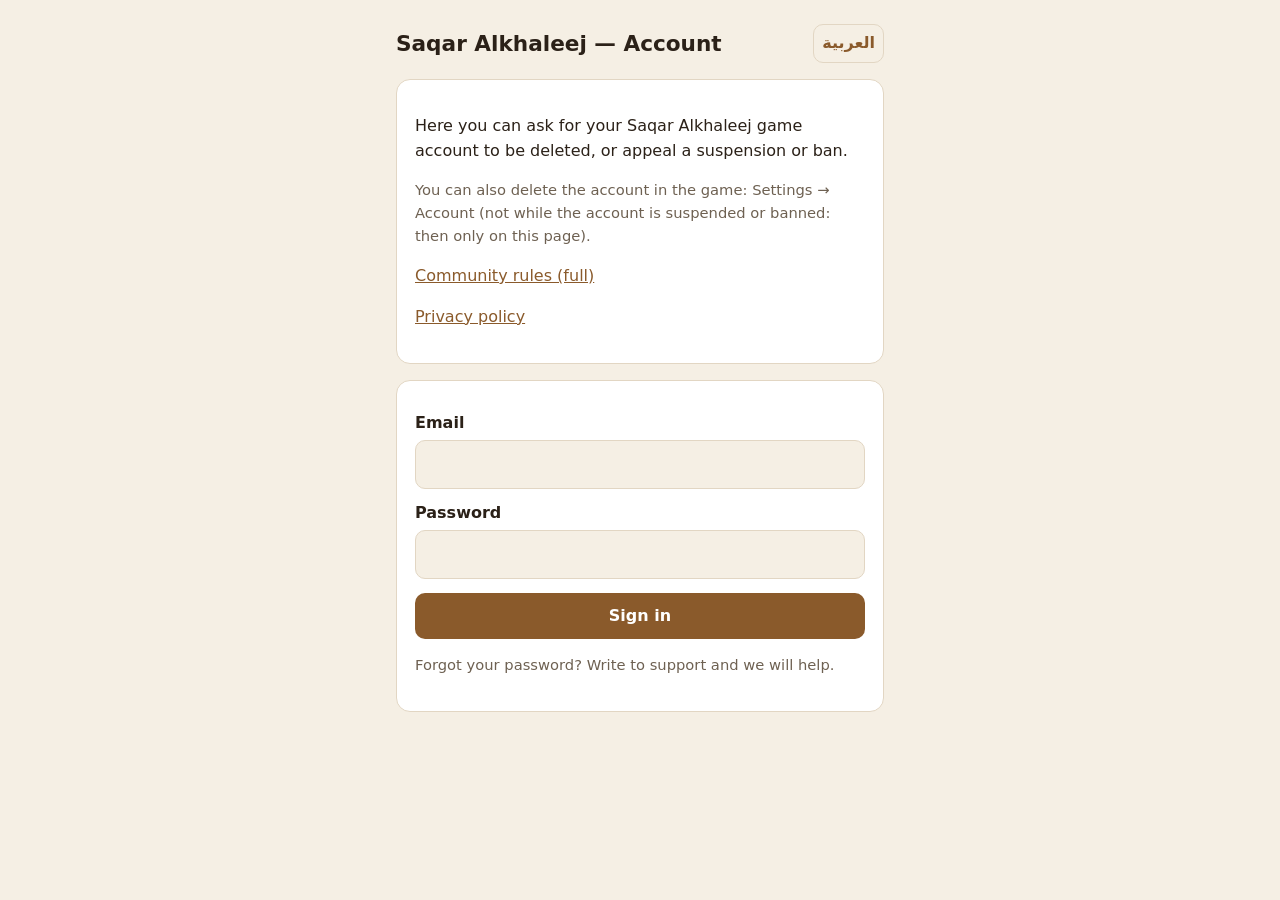
<file: index.html>
<!doctype html>
<html lang="ar" dir="rtl">
<head>
  <meta charset="utf-8">
  <meta name="viewport" content="width=device-width, initial-scale=1">
  <meta name="robots" content="noindex">
  <title>Saqar Alkhaleej — Account | صقار الخليج — الحساب</title>
  <meta http-equiv="Content-Security-Policy" content="default-src 'self'; script-src 'self'; style-src 'self'; img-src 'self' data:; font-src 'self'; connect-src 'self' https://csknnbfnchdiqzgahzdg.supabase.co; object-src 'none'; base-uri 'none'; form-action 'none'">
  <meta name="referrer" content="no-referrer">
  <link rel="stylesheet" href="style.css">
</head>
<body>
<main>
  <header>
    <h1 data-t="title"></h1>
    <button class="link" id="lang" type="button"></button>
  </header>

  <section class="card">
    <p data-t="intro"></p>
    <p class="muted" data-t="inGame"></p>
    <p><a href="rules.html" id="rules-link" data-t="communityRules"></a></p>
    <p><a href="privacy.html" id="privacy-link" data-t="privacyPolicy"></a></p>
  </section>

  <section class="card" id="signin">
    <form id="signin-form" autocomplete="on">
      <label for="email" data-t="email"></label>
      <input id="email" type="email" autocomplete="username" required>
      <label for="password" data-t="password"></label>
      <input id="password" type="password" autocomplete="current-password" required>
      <button class="primary" type="submit" id="signin-btn" data-t="signIn"></button>
    </form>
    <p class="muted" data-t="forgot"></p>
    <p class="msg" id="signin-msg" role="status"></p>
  </section>

  <section class="card" id="appeal" hidden>
    <h2 data-t="appealTitle"></h2>
    <p class="warn" id="appeal-state" role="status"></p>
    <div id="appeal-list"></div>
    <div id="appeal-form" hidden>
      <label for="appeal-text" data-t="appealLabel"></label>
      <textarea id="appeal-text" rows="5"></textarea>
      <p class="muted" id="appeal-count"></p>
      <button class="primary" type="button" id="appeal-btn" data-t="appealSend"></button>
    </div>
    <p class="msg" id="appeal-msg" role="status"></p>
  </section>

  <section class="card" id="confirm" hidden>
    <p><span data-t="signedInAs"></span> <strong id="who" dir="ltr"></strong></p>
    <h2 data-t="rulesTitle"></h2>
    <ul class="rules">
      <li data-t="rule1"></li>
      <li data-t="rule2"></li>
      <li data-t="rule3"></li>
      <li data-t="rule4"></li>
      <li data-t="rule5"></li>
      <li data-t="rule6"></li>
      <li data-t="what5"></li>
      <li class="strong" data-t="rule7"></li>
    </ul>
    <label class="tick"><input id="agree" type="checkbox"> <span data-t="agree"></span></label>
    <label for="word" id="word-label"></label>
    <input id="word" type="text" autocomplete="off">
    <button class="danger" type="button" id="delete-btn" data-t="delete" disabled></button>
    <button class="link" type="button" id="cancel-btn" data-t="cancelRequest" hidden></button>
    <p class="msg" id="confirm-msg" role="status"></p>
  </section>
</main>

<!-- config.js is NOT in git (copy config.example.js to config.js and put the project URL + PUBLISHABLE key in it). -->
<script src="config.js"></script>
<script src="app.js"></script>
</body>
</html>
</file>
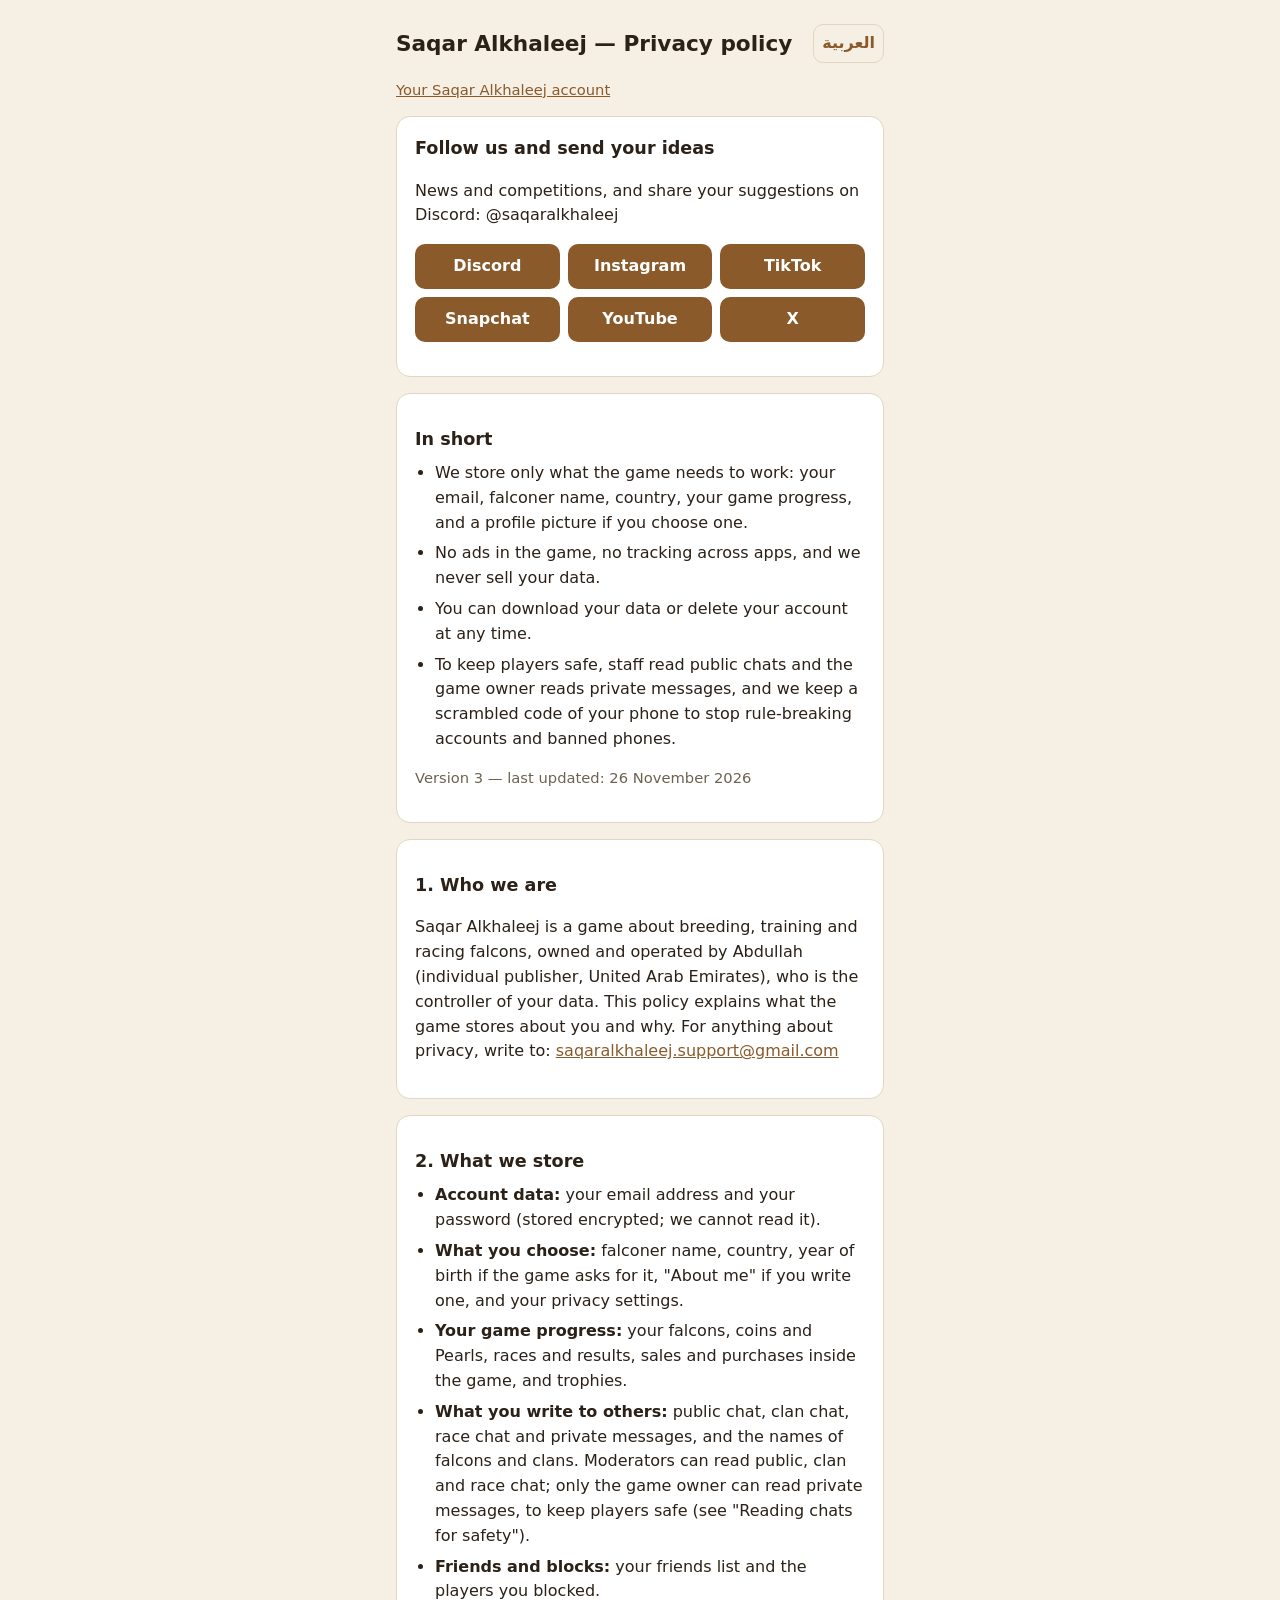
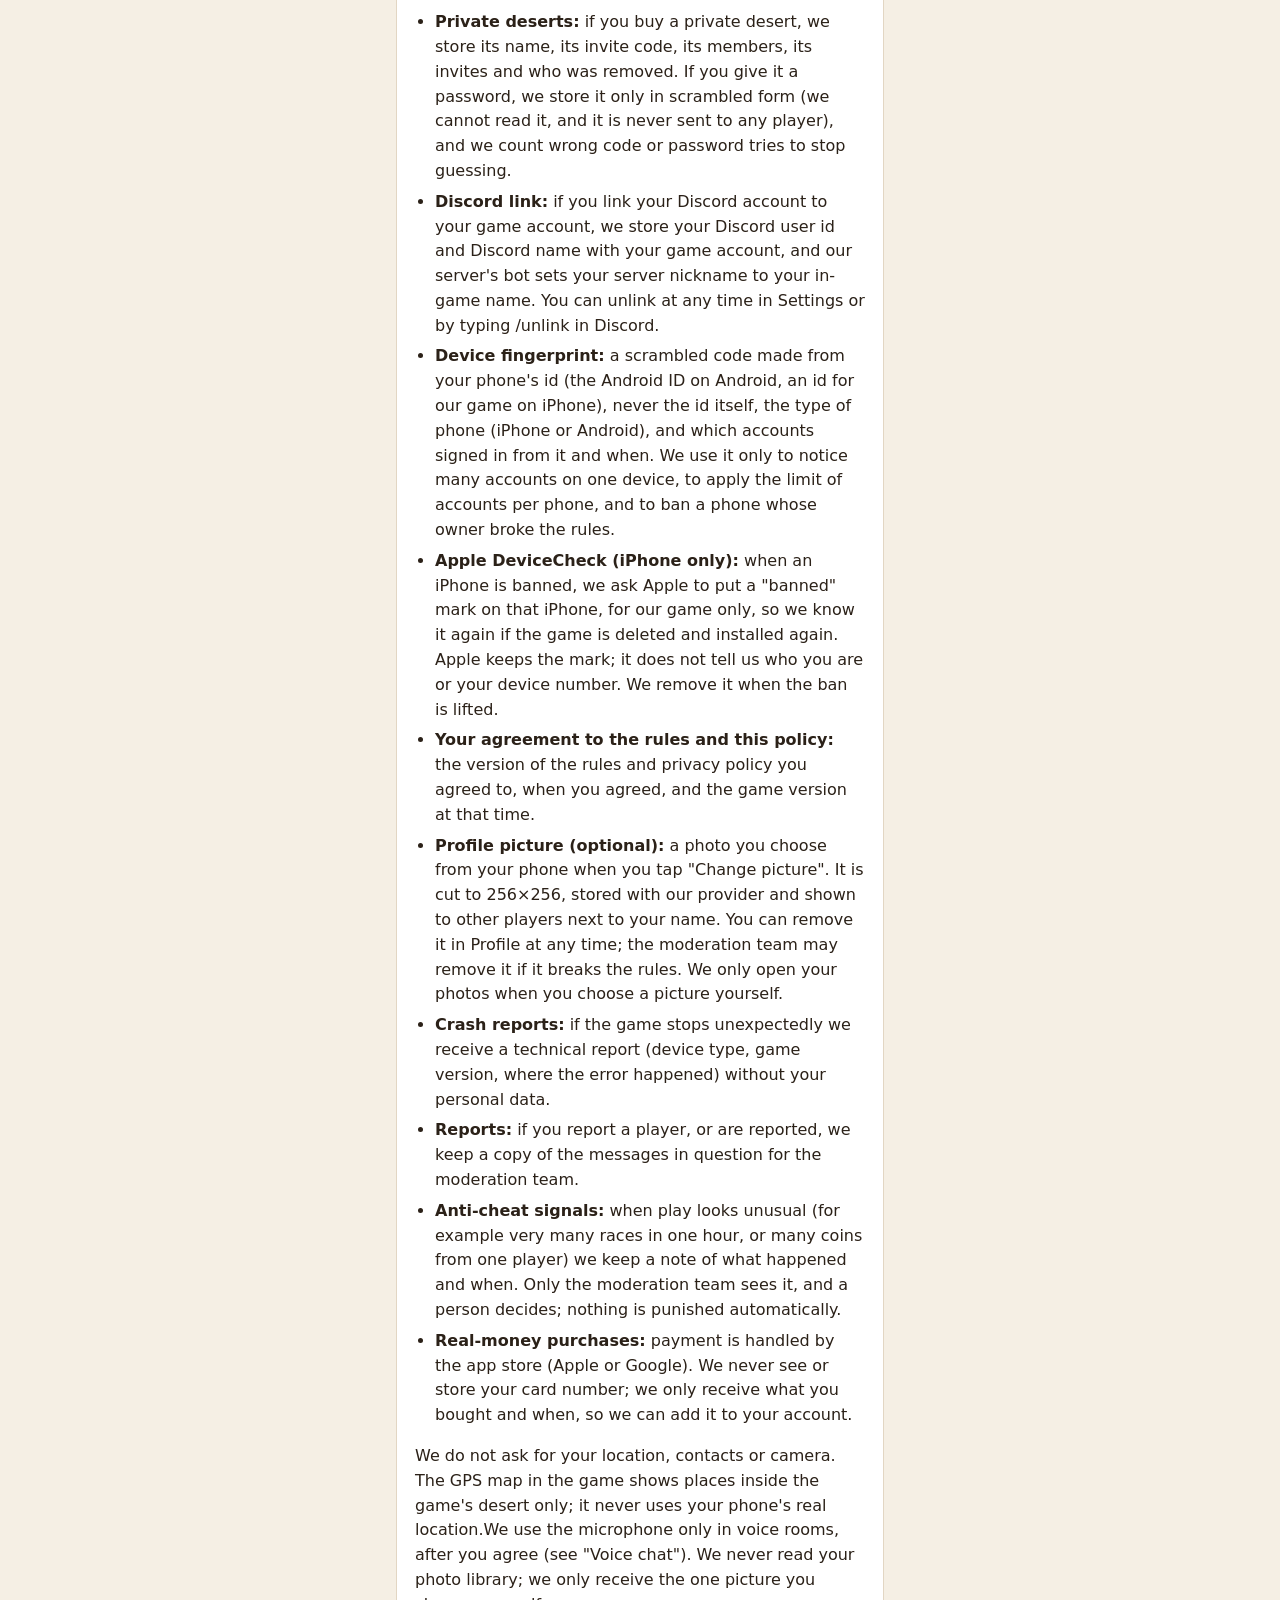
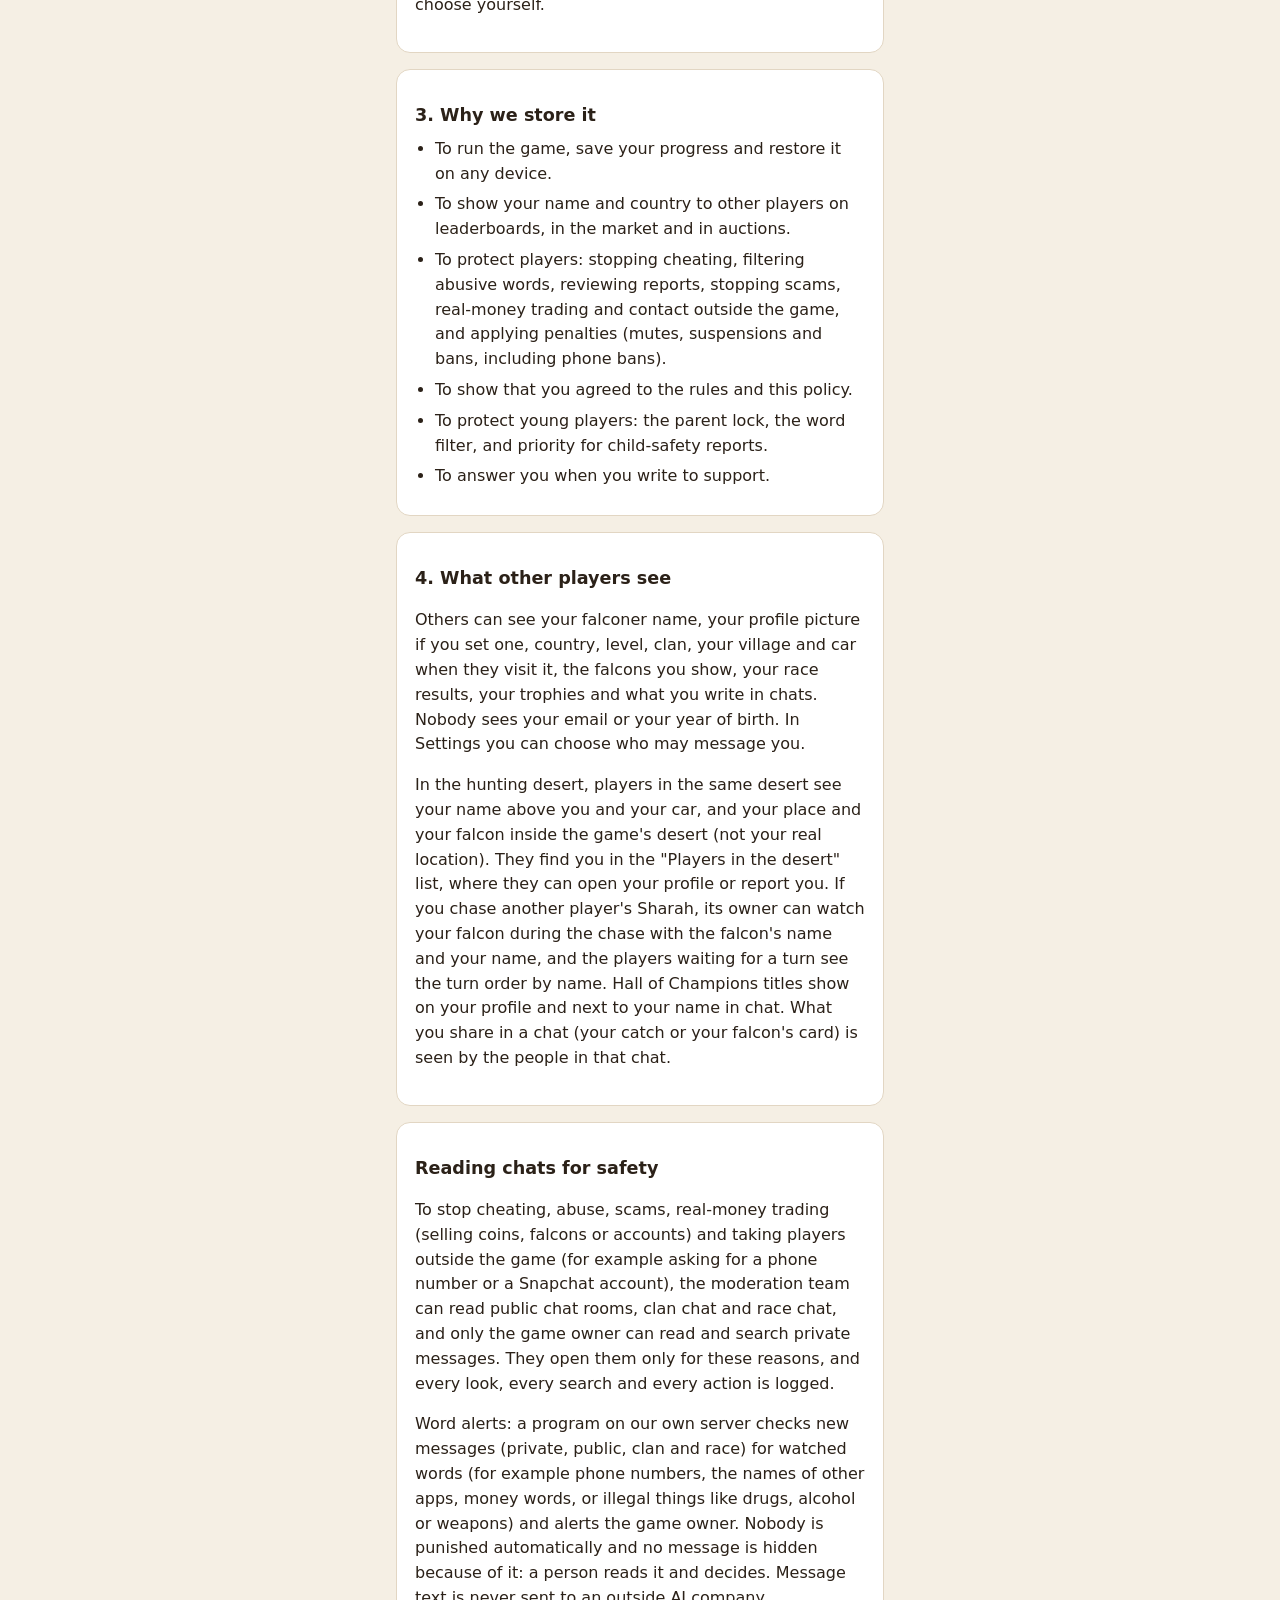
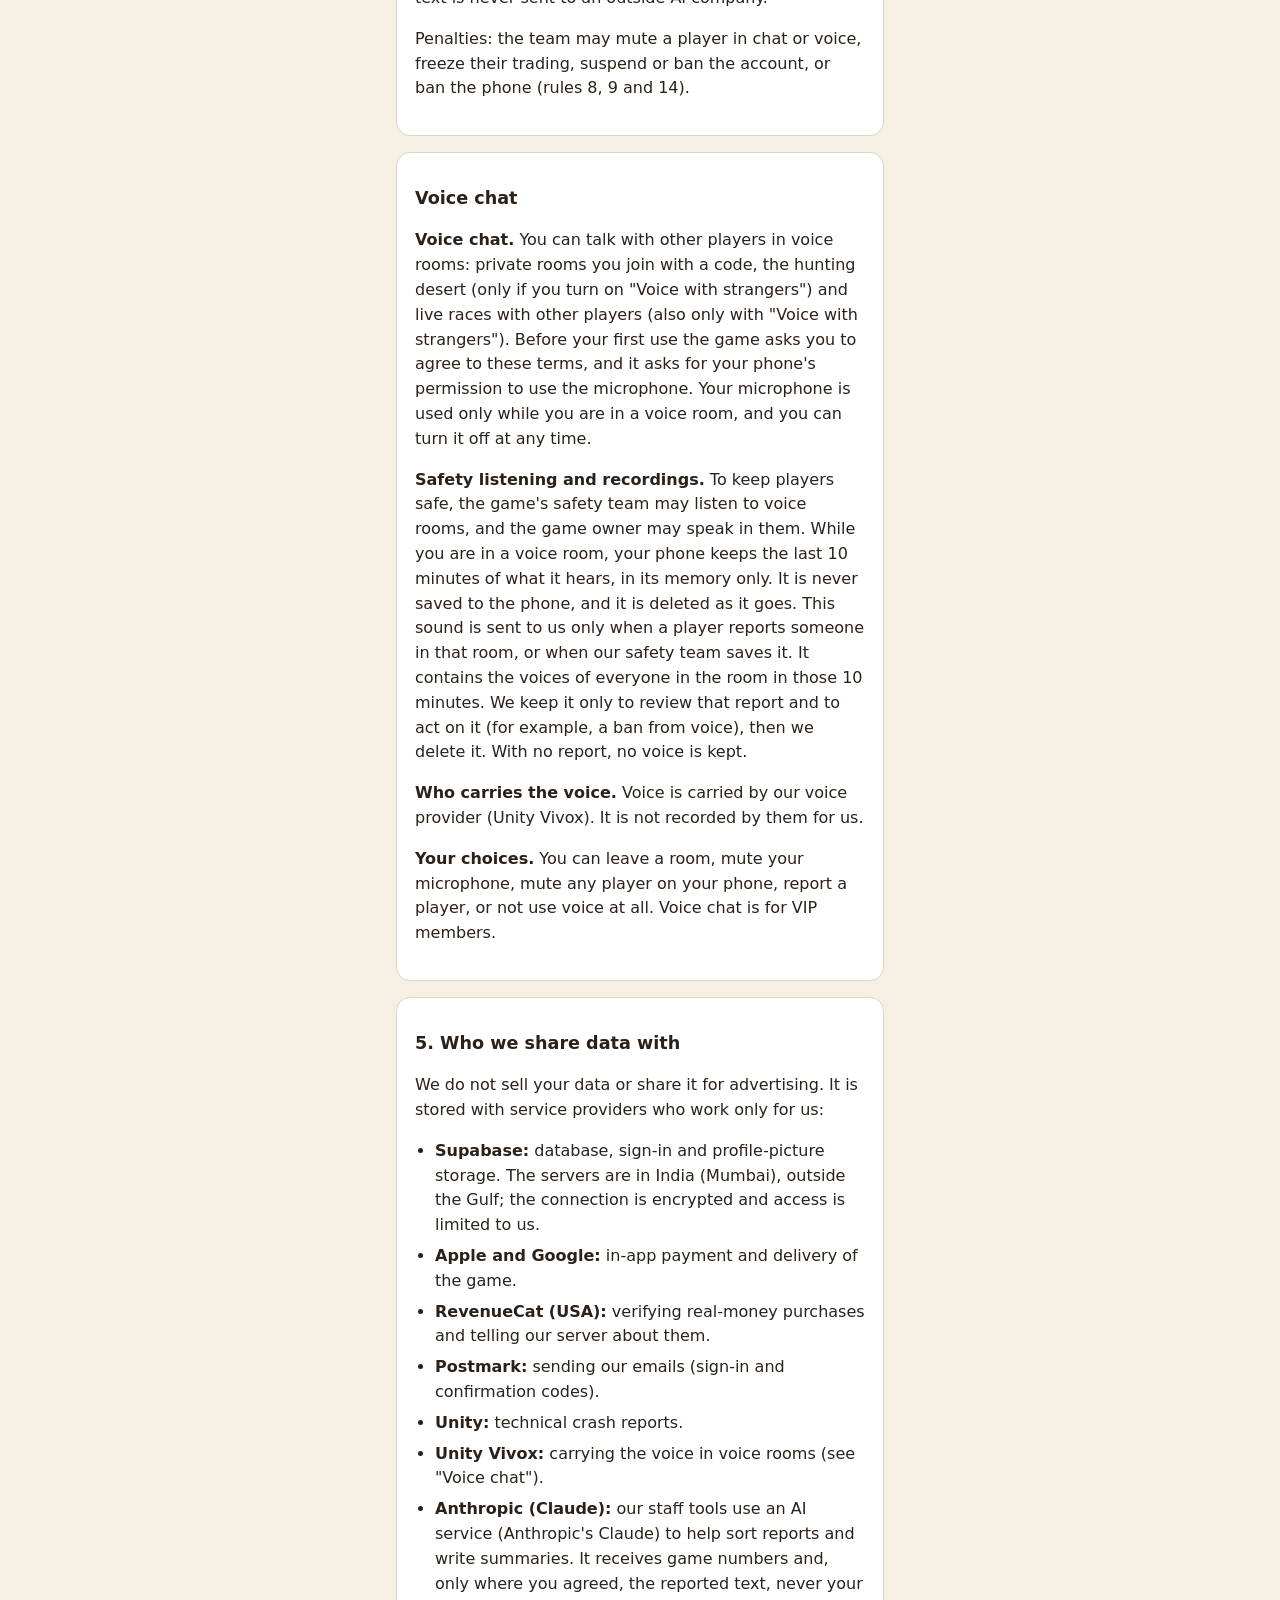
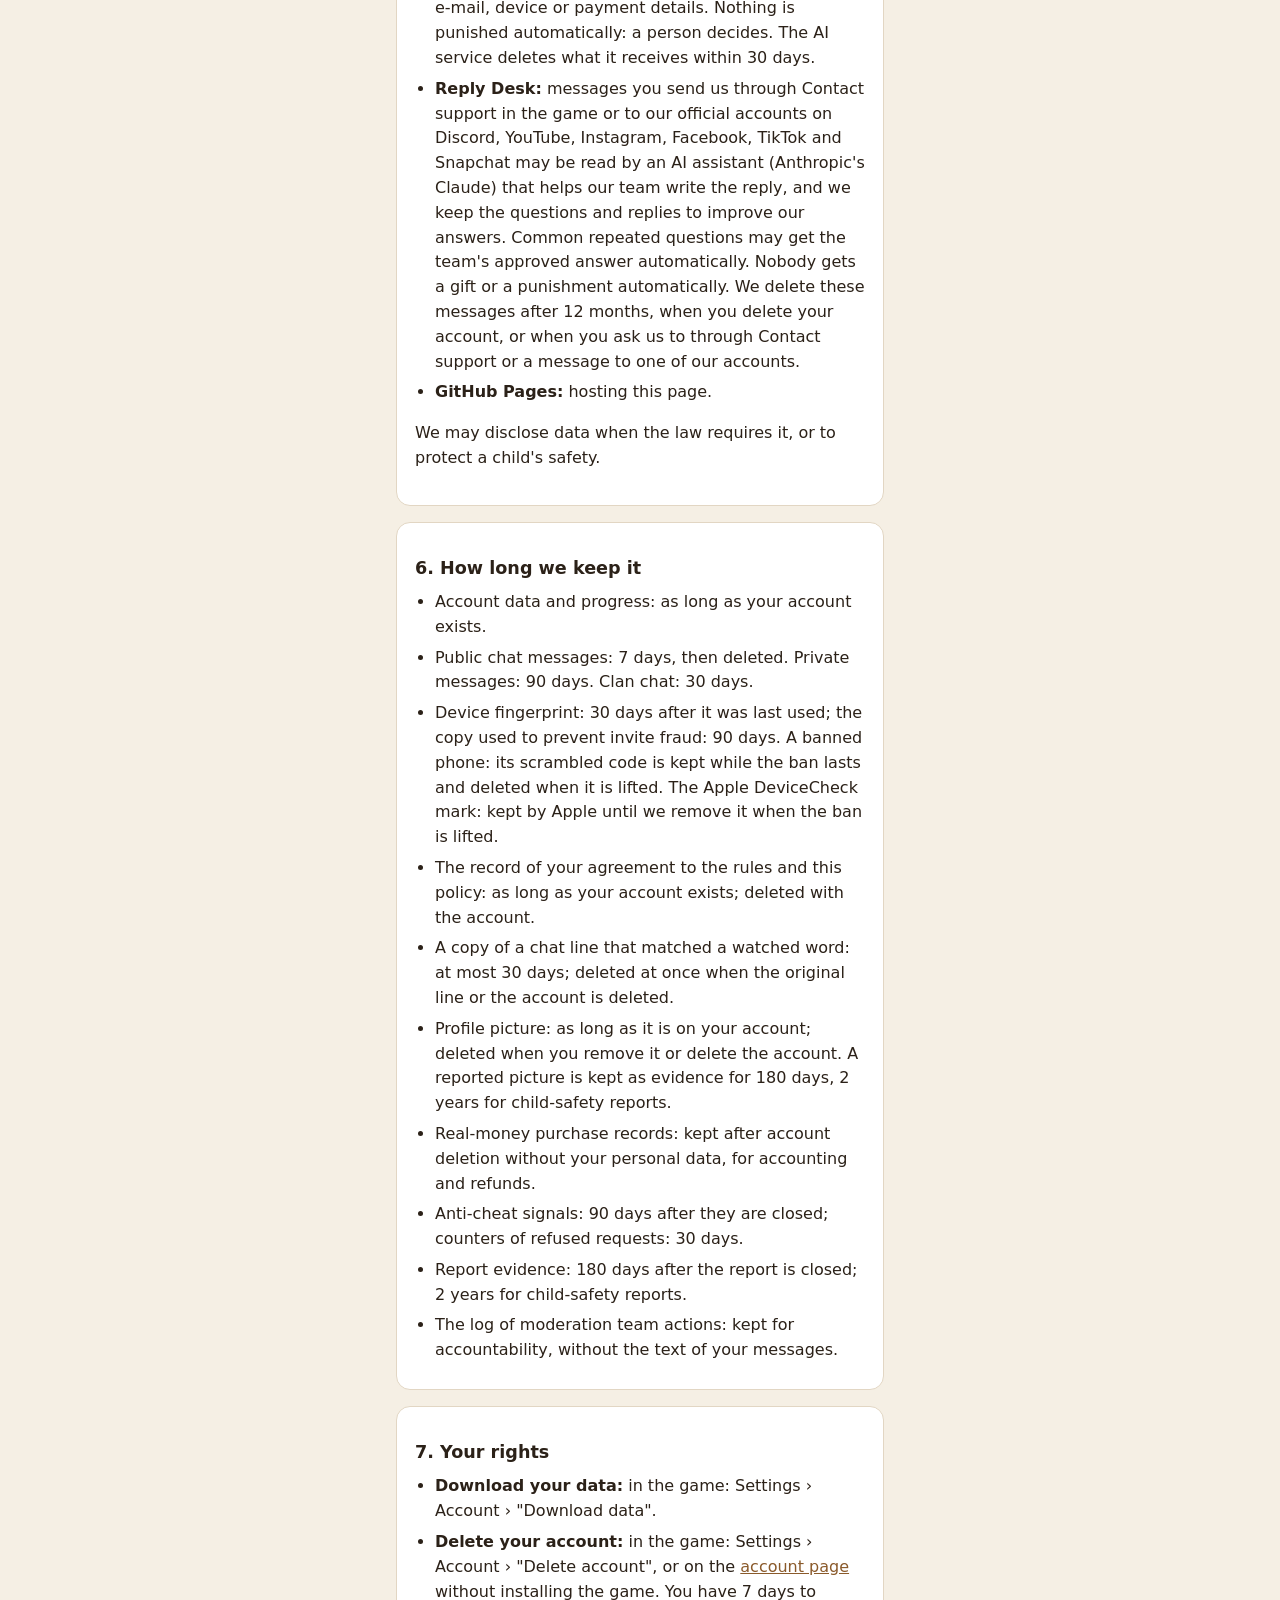
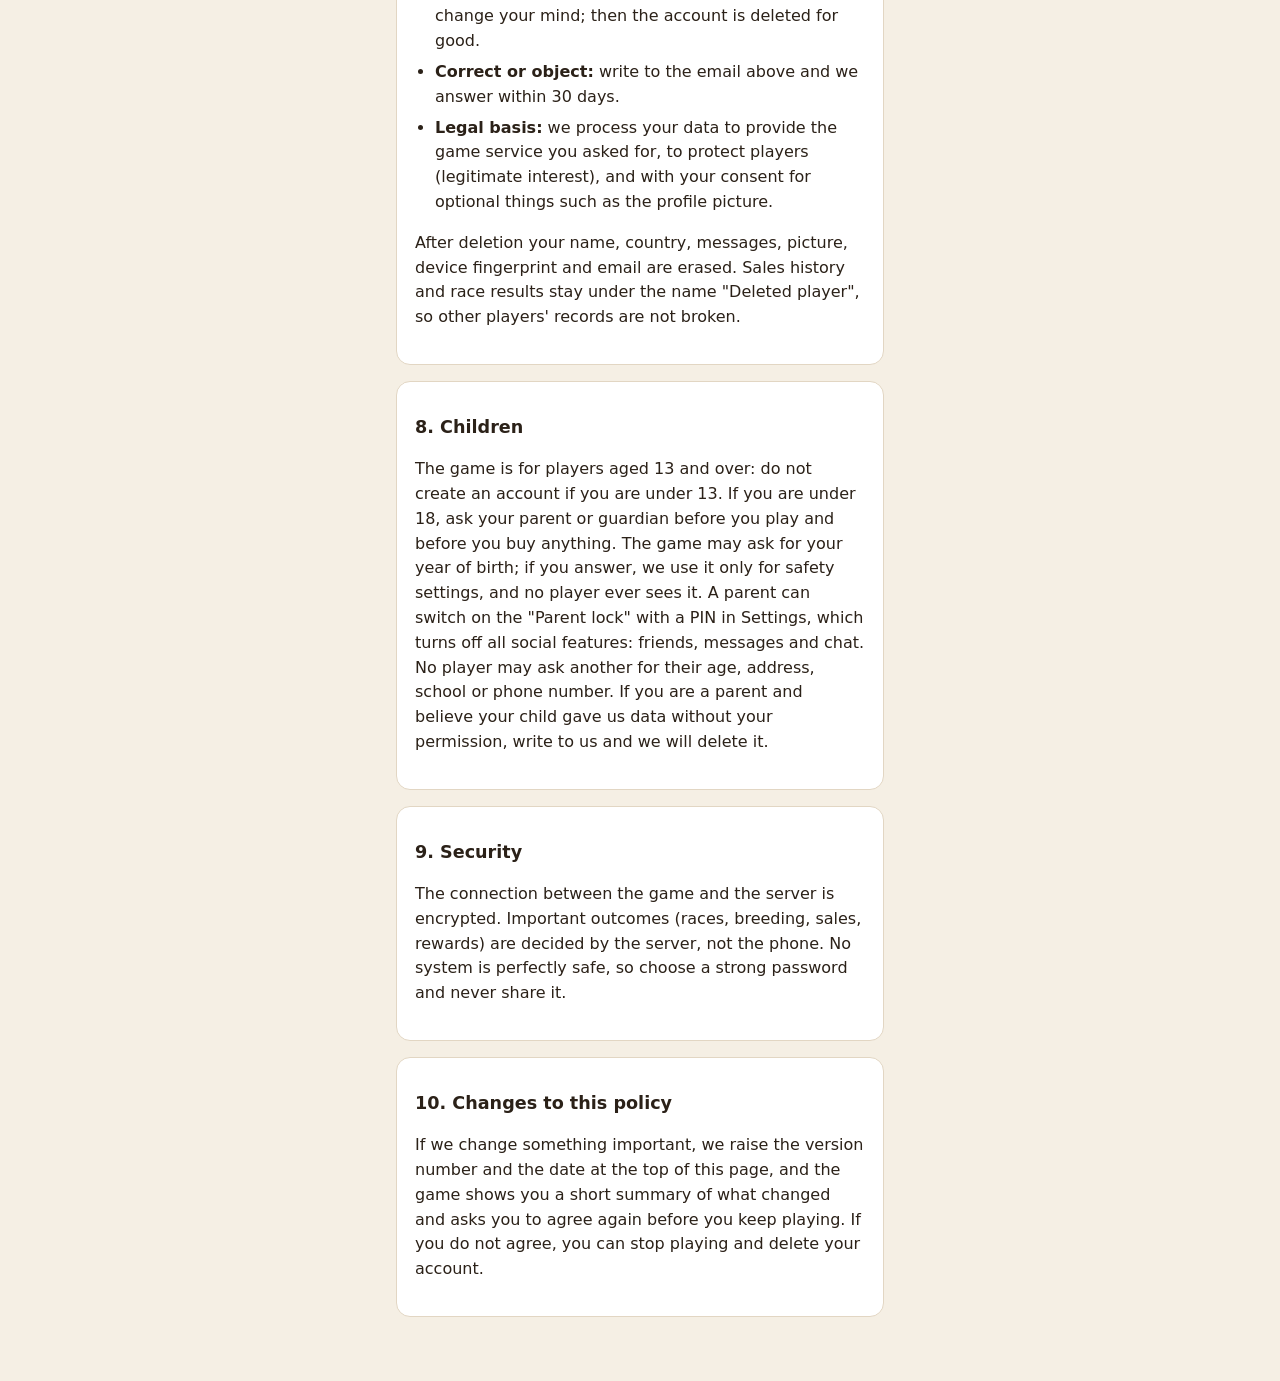
<file: privacy.html>
<!doctype html>
<html lang="ar" dir="rtl">
<head>
  <meta charset="utf-8">
  <meta name="viewport" content="width=device-width, initial-scale=1">
  <title>Saqar Alkhaleej — Privacy policy | صقار الخليج — سياسة الخصوصية</title>
  <meta http-equiv="Content-Security-Policy" content="default-src 'self'; script-src 'self'; style-src 'self'; img-src 'self' data:; font-src 'self'; connect-src 'none'; object-src 'none'; base-uri 'none'; form-action 'none'">
  <meta name="referrer" content="no-referrer">
  <link rel="stylesheet" href="style.css">
</head>
<body>
<!-- A7 (App Store plan, 2026-10-11): the privacy policy in Arabic + English. Static: no sign-in, no network calls, no
     secrets. Every number here comes from falcon_config.json / Docs/Account_Deletion.md (version 3 = terms_config.version, grace days 7, chat 7 days,
     device links 30 days, DMs 90 days, clan chat 30 days, invite device copies 90 days, evidence 180 / 730 days, photo evidence 180 / 730 days, minimum age 13): if one changes there, change it here in BOTH languages. -->
<main>
  <header>
    <h1 id="privacy-heading">صقار الخليج — سياسة الخصوصية</h1>
    <button class="link" id="privacy-lang" type="button">English</button>
  </header>
  <p class="muted"><a href="index.html" id="privacy-back">حسابك في صقار الخليج</a></p>

  <article id="privacy-ar" lang="ar" dir="rtl" class="rules-lang">
    <section class="card social">
      <h2>تابعونا وشاركونا اقتراحاتكم</h2>
      <p>آخر الأخبار والمسابقات، وشاركنا اقتراحاتك في ديسكورد: <bdi>@saqaralkhaleej</bdi></p>
      <p class="social-links">
        <a href="https://discord.gg/VNQNYP8Xnd" target="_blank" rel="noopener">Discord</a>
        <a href="https://www.instagram.com/saqaralkhaleej/" target="_blank" rel="noopener">Instagram</a>
        <a href="https://www.tiktok.com/@saqaralkhaleej" target="_blank" rel="noopener">TikTok</a>
        <a href="https://www.snapchat.com/add/saqaralkhaleej" target="_blank" rel="noopener">Snapchat</a>
        <a href="https://www.youtube.com/@saqaralkhaleej" target="_blank" rel="noopener">YouTube</a>
        <a href="https://x.com/SaqarAlkhaleejG" target="_blank" rel="noopener">X</a>
      </p>
    </section>
    <section class="card">
      <h2>باختصار</h2>
      <ul class="rules-list">
        <li>نحفظ ما تحتاجه اللعبة لتعمل فقط: بريدك الإلكتروني، واسم الصقّار، وبلدك، وتقدّمك في اللعبة، وصورة الملف إن اخترت واحدة.</li>
        <li>لا إعلانات في اللعبة، ولا تتبّع لك بين التطبيقات، ولا نبيع بياناتك لأحد.</li>
        <li>تستطيع تنزيل بياناتك أو حذف حسابك في أي وقت.</li>
        <li>لحماية اللاعبين يقرأ المشرفون المحادثات العامة، ويقرأ مالك اللعبة الرسائل الخاصة، ونحفظ بصمة مشفّرة لهاتفك لنمنع الحسابات المخالفة والهواتف المحظورة.</li>
      </ul>
      <p class="muted" id="privacy-version-ar">الإصدار ٣ — آخر تحديث: ٢٦ نوفمبر ٢٠٢٦</p>
    </section>
    <section class="card">
      <h2>١. من نحن</h2>
      <p>«صقار الخليج» لعبة لتربية الصقور وتدريبها وسباقها، يملكها ويشغّلها عبدالله (ناشر فردي، الإمارات العربية المتحدة)، وهو المسؤول عن بياناتك. هذه السياسة تشرح ما تحفظه اللعبة عنك ولماذا. للتواصل معنا في أي أمر يخصّ الخصوصية: <a href="mailto:saqaralkhaleej.support@gmail.com" dir="ltr">saqaralkhaleej.support@gmail.com</a></p>
    </section>
    <section class="card">
      <h2>٢. ما الذي نحفظه</h2>
      <ul class="rules-list">
        <li><strong>بيانات الحساب:</strong> بريدك الإلكتروني وكلمة مرورك (محفوظة مشفّرة، ولا نستطيع قراءتها).</li>
        <li><strong>ما تختاره أنت:</strong> اسم الصقّار، والبلد، وسنة الميلاد إن سُئلت عنها، و«نبذة عني» إن كتبتها، وإعدادات الخصوصية.</li>
        <li><strong>تقدّمك في اللعبة:</strong> صقورك، وعملاتك ولآلئك، وسباقاتك ونتائجها، ومبيعاتك ومشترياتك داخل اللعبة، وجوائزك.</li>
        <li><strong>ما تكتبه للآخرين:</strong> رسائل المحادثة العامة ومحادثة الكلان ومحادثة السباق والرسائل الخاصة، وأسماء الصقور والكلانات. يقرأ المشرفون المحادثات العامة والكلان والسباق، ولا يقرأ الرسائل الخاصة إلا مالك اللعبة، لحماية اللاعبين (انظر «قراءة المحادثات للسلامة»).</li>
        <li><strong>الأصدقاء والحظر:</strong> قائمة أصدقائك ومن حظرتهم.</li>
        <li><strong>المقناص الخاص:</strong> إذا اشتريت مقناصاً خاصاً نحفظ اسمه ورمز الدعوة وأعضاءه ودعواته ومن أُخرج منه. وإذا وضعت له كلمة سر نحفظها مشفّرة فقط (لا نستطيع قراءتها، ولا تُرسَل لأي لاعب)، ونعدّ المحاولات الخاطئة للرمز أو كلمة السر لنمنع التخمين.</li>
        <li><strong>ربط ديسكورد:</strong> إذا ربطت حسابك في ديسكورد بحسابك في اللعبة نحفظ معرّف حسابك في ديسكورد واسمك فيه مع حسابك في اللعبة، ويضع بوت سيرفرنا اسمك في اللعبة على اسمك في السيرفر. تستطيع فك الربط في أي وقت من الإعدادات أو بكتابة ‎/unlink‎ في ديسكورد.</li>
        <li><strong>بصمة الجهاز:</strong> رمز مشفّر مشتق من معرّف هاتفك (في أندرويد Android ID، وفي آيفون معرّف خاص بلعبتنا)، لا المعرّف نفسه، ونوع الجهاز (iPhone أو Android)، والحسابات التي دخلت منه ومتى. نستخدمه فقط لكشف الحسابات الكثيرة على جهاز واحد، ولتطبيق حدّ الحسابات لكل هاتف، ولحظر هاتف خالف صاحبه القواعد.</li>
        <li><strong>Apple DeviceCheck (آيفون فقط):</strong> إذا حُظر هاتف آيفون نطلب من Apple وضع علامة «محظور» على هذا الآيفون للعبتنا فقط، حتى نعرفه إذا حُذفت اللعبة وثُبّتت من جديد. تحفظ Apple العلامة عندها، ولا نعرف منها من أنت ولا رقم جهازك. نزيلها عندما يُرفع الحظر.</li>
        <li><strong>موافقتك على القواعد والسياسة:</strong> رقم إصدار القواعد وسياسة الخصوصية الذي وافقت عليه، ووقت الموافقة، وإصدار اللعبة وقتها.</li>
        <li><strong>صورة الملف (اختيارية):</strong> صورة تختارها أنت من هاتفك عندما تضغط «تغيير الصورة». تُقصّ إلى ٢٥٦×٢٥٦ وتُحفظ عند مزوّدنا وتظهر للاعبين الآخرين بجانب اسمك. تستطيع إزالتها من الملف في أي وقت، وقد يزيلها فريق الإشراف إذا خالفت القواعد. لا نفتح صورك إلا عندما تختار صورة بنفسك.</li>
        <li><strong>تقارير الأعطال:</strong> إذا توقفت اللعبة فجأة يصلنا تقرير تقني (نوع الجهاز، إصدار اللعبة، مكان الخطأ) دون بياناتك الشخصية.</li>
        <li><strong>البلاغات:</strong> إذا أبلغت عن لاعب أو أُبلغ عنك، نحفظ نسخة من الرسائل موضوع البلاغ ليراجعها فريق الإشراف.</li>
        <li><strong>إشارات منع الغش:</strong> عندما يبدو اللعب غير طبيعي (مثلاً سباقات كثيرة جداً في ساعة أو عملات كثيرة من لاعب واحد) نحفظ ملاحظة بما حدث ومتى، يراها فريق الإشراف فقط ليقرّر بنفسه. لا شيء يُعاقَب تلقائياً.</li>
        <li><strong>المشتريات بمال حقيقي:</strong> يتمّ الدفع عبر متجر التطبيقات (Apple أو Google). نحن لا نرى رقم بطاقتك ولا نحفظه؛ يصلنا فقط ما اشتريته ووقته لنضيفه إلى حسابك.</li>
      </ul>
      <p>لا نطلب موقعك، ولا جهات اتصالك، ولا الكاميرا. خريطة GPS في اللعبة تعرض أماكن داخل صحراء اللعبة فقط، ولا تستخدم موقع هاتفك الحقيقي.الميكروفون لا نستخدمه إلا في غرف الصوت بعد موافقتك (انظر «الدردشة الصوتية»). لا نقرأ مكتبة صورك؛ نستلم فقط الصورة الواحدة التي تختارها بنفسك.</p>
    </section>
    <section class="card">
      <h2>٣. لماذا نحفظها</h2>
      <ul class="rules-list">
        <li>لتشغيل اللعبة وحفظ تقدّمك واستعادته على أي جهاز.</li>
        <li>لعرض اسمك وبلدك في قوائم المتصدّرين والسوق والمزادات للّاعبين الآخرين.</li>
        <li>لحماية اللاعبين: منع الغش، وتصفية الكلام المسيء، ومراجعة البلاغات، ومنع الاحتيال والتجارة بالمال الحقيقي والتواصل خارج اللعبة، وتطبيق العقوبات (الكتم والإيقاف والحظر، ومنها حظر الهاتف).</li>
        <li>لإثبات أنك وافقت على القواعد وسياسة الخصوصية.</li>
        <li>لحماية الصغار: قفل الوالدين، وتصفية الكلام، وأولوية بلاغات سلامة الأطفال.</li>
        <li>للردّ عليك عندما تراسل الدعم.</li>
      </ul>
    </section>
    <section class="card">
      <h2>٤. ما يراه اللاعبون الآخرون</h2>
      <p>يرى الآخرون اسم الصقّار، وصورة ملفك إن وضعتها، وبلدك، ومستواك، وفريقك (الكلان)، وقريتك وسيارتك عند زيارتها، وصقورك المعروضة، ونتائج سباقاتك، وجوائزك، وما تكتبه في المحادثات. لا يرى أحد بريدك الإلكتروني ولا سنة ميلادك. تستطيع من الإعدادات تحديد من يراسلك.</p>
      <p>في صحراء المقناص يرى اللاعبون الموجودون في الصحراء نفسها اسمك فوقك وفوق سيارتك، ومكانك وصقرك داخل صحراء اللعبة (لا موقعك الحقيقي)، ويجدونك في قائمة «اللاعبين في البر» ومنها يفتحون ملفك أو يبلّغون عنك. وإذا طاردت «شاره» لاعب آخر يستطيع صاحبها مشاهدة صقرك أثناء المطاردة مع اسم الصقر واسمك، ويرى من ينتظرون الدور ترتيبه بالأسماء. ألقاب قاعة الأبطال تظهر في ملفك وبجانب اسمك في المحادثة. وما تشاركه في المحادثة (صيدك أو بطاقة صقرك) يراه من في تلك المحادثة.</p>
    </section>
    <section class="card">
      <h2>قراءة المحادثات للسلامة</h2>
      <p>لمنع الغش والإساءة والاحتيال والتجارة بالمال الحقيقي (بيع العملات أو الصقور أو الحسابات) وأخذ اللاعبين خارج اللعبة (مثل طلب رقم الهاتف أو حساب سناب شات)، يستطيع فريق الإشراف قراءة المحادثات العامة ومحادثة الكلان ومحادثة السباق، ولا يقرأ الرسائل الخاصة ولا يبحث فيها إلا مالك اللعبة. لا يفتحونها إلا لهذه الأسباب، ويُسجَّل كل فتح وكل بحث وكل إجراء.</p>
      <p>تنبيهات الكلمات: برنامج على خادمنا يفحص الرسائل الجديدة (الخاصة والعامة والكلان والسباق) بحثاً عن كلمات مراقَبة (مثل أرقام الهواتف وأسماء التطبيقات الأخرى وكلمات البيع بالمال والأشياء الممنوعة كالمخدرات والخمور والسلاح)، وينبّه مالك اللعبة. لا يُعاقَب أحد تلقائياً ولا تُخفى أي رسالة بسبب ذلك: شخص يقرأ ويقرّر. لا تُرسَل نصوص الرسائل إلى أي شركة ذكاء اصطناعي خارجية.</p>
      <p>العقوبات: قد يكتم الفريق اللاعب في المحادثة أو الصوت، أو يجمّد بيعه وشراءه، أو يوقف حسابه، أو يحظره، أو يحظر هاتفه (القواعد ٨ و٩ و١٤).</p>
    </section>
    <section class="card">
      <h2>الدردشة الصوتية</h2>
      <p><strong>الدردشة الصوتية.</strong> تقدر تتكلم مع لاعبين ثانيين في غرف الصوت: غرف خاصة تدخلها برمز، وصحراء المقناص (بس إذا شغّلت «الصوت مع الغرباء»)، والسباقات المباشرة مع لاعبين (بس مع «الصوت مع الغرباء»). قبل أول استخدام تطلب منك اللعبة توافق على هذي الشروط، وتطلب إذن جوالك لاستخدام المايك. المايك يُستخدم بس وأنت في غرفة صوت، وتقدر تطفيه أي وقت.</p>
      <p><strong>الاستماع للسلامة والتسجيلات.</strong> حتى يبقى اللاعبين بأمان، فريق الأمان في اللعبة يقدر يسمع غرف الصوت، ومالك اللعبة يقدر يتكلم فيها. وأنت في غرفة صوت، جوالك يحتفظ بآخر 10 دقائق من اللي يسمعه في ذاكرته فقط، ما تنحفظ على الجوال، وتنمسح أول بأول. هذا الصوت ما يوصلنا إلا إذا بلّغ لاعب عن أحد في الغرفة، أو إذا حفظه فريق الأمان، وفيه أصوات كل اللي كانوا في الغرفة في هذي العشر دقائق. نحتفظ فيه بس حتى نراجع البلاغ ونتصرف (مثل منع من الصوت)، وبعدها نحذفه. بدون بلاغ ما ينحفظ أي صوت.</p>
      <p><strong>مين ينقل الصوت.</strong> الصوت ينقله مزوّد الصوت عندنا (Unity Vivox)، وما يسجّله لنا.</p>
      <p><strong>اختياراتك.</strong> تقدر تطلع من الغرفة، وتطفي مايكك، وتكتم أي لاعب على جوالك، وتبلّغ عن لاعب، أو ما تستخدم الصوت أبداً. الدردشة الصوتية لأعضاء VIP.</p>
    </section>
    <section class="card">
      <h2>٥. مع من نشارك البيانات</h2>
      <p>لا نبيع بياناتك ولا نشاركها لأغراض الإعلان. تُحفظ البيانات عند مزوّدي خدمات يعملون لحسابنا فقط:</p>
      <ul class="rules-list">
        <li><strong>Supabase:</strong> قاعدة البيانات وتسجيل الدخول وتخزين صور الملف. الخوادم في الهند (مومباي)، أي خارج دول الخليج؛ الاتصال بها مشفّر والوصول محصور بنا.</li>
        <li><strong>Apple و Google:</strong> الدفع داخل التطبيق وتنزيل اللعبة.</li>
        <li><strong>RevenueCat (الولايات المتحدة):</strong> التحقّق من المشتريات بمال حقيقي وإبلاغ خادمنا بها.</li>
        <li><strong>Postmark:</strong> إرسال رسائل البريد الإلكتروني (رموز الدخول والتأكيد).</li>
        <li><strong>Unity:</strong> تقارير الأعطال التقنية.</li>
        <li><strong>Unity Vivox:</strong> نقل الصوت في غرف الصوت (انظر «الدردشة الصوتية»).</li>
        <li><strong>Anthropic (Claude):</strong> تستخدم أدوات فريقنا خدمة ذكاء اصطناعي (Claude من Anthropic) للمساعدة في فرز البلاغات وكتابة الملخصات. تتلقى الخدمة أرقام اللعبة، ولا تتلقى النص المبلَّغ عنه إلا حيث وافقت، ولا تتلقى بريدك أو جهازك أو بيانات الدفع. لا شيء يُعاقَب تلقائياً: القرار لشخص. تحذف الخدمة ما تتلقاه خلال 30 يوماً.</li>
        <li><strong>مكتب الردود:</strong> الرسائل التي ترسلها لنا عبر «تواصل مع الدعم» في اللعبة أو عبر حساباتنا الرسمية في ديسكورد ويوتيوب وإنستغرام وفيسبوك وتيك توك وسناب شات قد يقرأها مساعد ذكاء اصطناعي (Claude من Anthropic) ليساعد فريقنا في كتابة الرد، ونحفظ الأسئلة والردود لتحسين ردودنا. الأسئلة العامة المتكررة قد يصلها جواب الفريق المعتمد تلقائياً. لا يُعطى أحد هدية أو يُعاقَب تلقائياً. نحذف هذه الرسائل بعد 12 شهراً، أو عند حذف حسابك، أو متى طلبت ذلك من «تواصل مع الدعم» أو برسالة إلى أحد حساباتنا.</li>
        <li><strong>GitHub Pages:</strong> استضافة هذه الصفحة.</li>
      </ul>
      <p>قد نكشف بيانات إذا ألزمنا القانون بذلك، أو لحماية سلامة طفل.</p>
    </section>
    <section class="card">
      <h2>٦. كم نحتفظ بها</h2>
      <ul class="rules-list">
        <li>بيانات الحساب والتقدّم: ما دام حسابك قائماً.</li>
        <li>رسائل المحادثة العامة: ٧ أيام ثم تُحذف. الرسائل الخاصة: ٩٠ يوماً. محادثة الكلان: ٣٠ يوماً.</li>
        <li>بصمة الجهاز: ٣٠ يوماً بعد آخر استخدام؛ النسخة المستخدمة لمنع التلاعب بدعوات الأصدقاء: ٩٠ يوماً. الهاتف المحظور: يبقى رمزه المشفّر ما دام الحظر قائماً، ويُحذف عند رفعه. علامة Apple DeviceCheck: عند Apple حتى نزيلها عند رفع الحظر.</li>
        <li>سجلّ موافقتك على القواعد والسياسة: ما دام حسابك قائماً، ويُحذف مع الحساب.</li>
        <li>نسخة سطر محادثة طابق كلمة مراقَبة: ٣٠ يوماً على الأكثر، وتُحذف فوراً إذا حُذف السطر الأصلي أو الحساب.</li>
        <li>صورة الملف: ما دامت على حسابك؛ تُحذف عند إزالتها أو حذف الحساب. صورة أُبلغ عنها تُحفظ دليلاً ١٨٠ يوماً، وسنتين في بلاغات سلامة الأطفال.</li>
        <li>سجلّ المشتريات بمال حقيقي: يبقى بعد حذف الحساب دون بياناتك الشخصية، لأغراض المحاسبة واسترداد المبالغ.</li>
        <li>إشارات منع الغش: ٩٠ يوماً بعد إغلاقها؛ وعدّادات الطلبات المرفوضة: ٣٠ يوماً.</li>
        <li>أدلة البلاغات: ١٨٠ يوماً بعد إغلاق البلاغ، وسنتان في بلاغات سلامة الأطفال.</li>
        <li>سجلّ إجراءات فريق الإشراف: يُحفظ لضمان المحاسبة، دون نصّ رسائلك.</li>
      </ul>
    </section>
    <section class="card">
      <h2>٧. حقوقك</h2>
      <ul class="rules-list">
        <li><strong>تنزيل بياناتك:</strong> من اللعبة: الإعدادات ← الحساب ← «تنزيل بياناتي».</li>
        <li><strong>حذف حسابك:</strong> من اللعبة: الإعدادات ← الحساب ← «حذف حسابي»، أو من <a href="index.html">صفحة الحساب</a> دون تثبيت اللعبة. لديك ٧ أيام للتراجع، ثم يُحذف الحساب نهائياً.</li>
        <li><strong>التصحيح أو الاعتراض:</strong> راسلنا على البريد أعلاه ونردّ خلال ٣٠ يوماً.</li>
        <li><strong>الأساس القانوني:</strong> نعالج بياناتك لتنفيذ خدمة اللعبة التي طلبتها، ولحماية اللاعبين (مصلحة مشروعة)، وبموافقتك في ما هو اختياري مثل صورة الملف.</li>
      </ul>
      <p>بعد الحذف يُمحى اسمك وبلدك ورسائلك وصورتك وبصمة جهازك وبريدك. يبقى سجلّ المبيعات ونتائج السباقات باسم «لاعب محذوف» حتى لا تتأثّر حسابات اللاعبين الآخرين.</p>
    </section>
    <section class="card">
      <h2>٨. الأطفال</h2>
      <p>اللعبة للاعبين من عمر ١٣ سنة فما فوق، فلا تنشئ حساباً إن كان عمرك أقل من ١٣. وإن كان عمرك أقل من ١٨ فاستأذن وليّ أمرك قبل اللعب وقبل أي شراء. قد تسألك اللعبة عن سنة ميلادك؛ إن أجبت فنستخدمها لإعدادات السلامة فقط، ولا يراها أي لاعب. يستطيع وليّ الأمر تفعيل «قفل الوالدين» برمز سرّي من الإعدادات، فيوقف المزايا الاجتماعية كلها: الأصدقاء والرسائل والمحادثة. يُمنع على أي لاعب أن يسأل غيره عن عمره أو عنوانه أو مدرسته أو رقمه. إذا كنت وليّ أمر وترى أن طفلك أعطانا بيانات دون إذنك، راسلنا وسنحذفها.</p>
    </section>
    <section class="card">
      <h2>٩. الأمان</h2>
      <p>الاتصال بين اللعبة والخادم مشفّر. القرارات المهمة (السباقات، التزاوج، البيع، الجوائز) يحسمها الخادم لا الهاتف. لا يوجد نظام آمن تماماً، فاختر كلمة مرور قوية ولا تشاركها مع أحد.</p>
    </section>
    <section class="card">
      <h2>١٠. تغيير هذه السياسة</h2>
      <p>إذا غيّرنا شيئاً مهماً نرفع رقم الإصدار والتاريخ أعلى هذه الصفحة، وتعرض عليك اللعبة ملخّص ما تغيّر وتطلب موافقتك من جديد قبل أن تكمل اللعب. وإن لم توافق فيمكنك التوقف عن اللعب وحذف حسابك.</p>
    </section>
  </article>

  <article id="privacy-en" lang="en" dir="ltr" class="rules-lang" hidden>
    <section class="card social">
      <h2>Follow us and send your ideas</h2>
      <p>News and competitions, and share your suggestions on Discord: <bdi>@saqaralkhaleej</bdi></p>
      <p class="social-links">
        <a href="https://discord.gg/VNQNYP8Xnd" target="_blank" rel="noopener">Discord</a>
        <a href="https://www.instagram.com/saqaralkhaleej/" target="_blank" rel="noopener">Instagram</a>
        <a href="https://www.tiktok.com/@saqaralkhaleej" target="_blank" rel="noopener">TikTok</a>
        <a href="https://www.snapchat.com/add/saqaralkhaleej" target="_blank" rel="noopener">Snapchat</a>
        <a href="https://www.youtube.com/@saqaralkhaleej" target="_blank" rel="noopener">YouTube</a>
        <a href="https://x.com/SaqarAlkhaleejG" target="_blank" rel="noopener">X</a>
      </p>
    </section>
    <section class="card">
      <h2>In short</h2>
      <ul class="rules-list">
        <li>We store only what the game needs to work: your email, falconer name, country, your game progress, and a profile picture if you choose one.</li>
        <li>No ads in the game, no tracking across apps, and we never sell your data.</li>
        <li>You can download your data or delete your account at any time.</li>
        <li>To keep players safe, staff read public chats and the game owner reads private messages, and we keep a scrambled code of your phone to stop rule-breaking accounts and banned phones.</li>
      </ul>
      <p class="muted" id="privacy-version-en">Version 3 — last updated: 26 November 2026</p>
    </section>
    <section class="card">
      <h2>1. Who we are</h2>
      <p>Saqar Alkhaleej is a game about breeding, training and racing falcons, owned and operated by Abdullah (individual publisher, United Arab Emirates), who is the controller of your data. This policy explains what the game stores about you and why. For anything about privacy, write to: <a href="mailto:saqaralkhaleej.support@gmail.com">saqaralkhaleej.support@gmail.com</a></p>
    </section>
    <section class="card">
      <h2>2. What we store</h2>
      <ul class="rules-list">
        <li><strong>Account data:</strong> your email address and your password (stored encrypted; we cannot read it).</li>
        <li><strong>What you choose:</strong> falconer name, country, year of birth if the game asks for it, "About me" if you write one, and your privacy settings.</li>
        <li><strong>Your game progress:</strong> your falcons, coins and Pearls, races and results, sales and purchases inside the game, and trophies.</li>
        <li><strong>What you write to others:</strong> public chat, clan chat, race chat and private messages, and the names of falcons and clans. Moderators can read public, clan and race chat; only the game owner can read private messages, to keep players safe (see "Reading chats for safety").</li>
        <li><strong>Friends and blocks:</strong> your friends list and the players you blocked.</li>
        <li><strong>Private deserts:</strong> if you buy a private desert, we store its name, its invite code, its members, its invites and who was removed. If you give it a password, we store it only in scrambled form (we cannot read it, and it is never sent to any player), and we count wrong code or password tries to stop guessing.</li>
        <li><strong>Discord link:</strong> if you link your Discord account to your game account, we store your Discord user id and Discord name with your game account, and our server's bot sets your server nickname to your in-game name. You can unlink at any time in Settings or by typing /unlink in Discord.</li>
        <li><strong>Device fingerprint:</strong> a scrambled code made from your phone's id (the Android ID on Android, an id for our game on iPhone), never the id itself, the type of phone (iPhone or Android), and which accounts signed in from it and when. We use it only to notice many accounts on one device, to apply the limit of accounts per phone, and to ban a phone whose owner broke the rules.</li>
        <li><strong>Apple DeviceCheck (iPhone only):</strong> when an iPhone is banned, we ask Apple to put a "banned" mark on that iPhone, for our game only, so we know it again if the game is deleted and installed again. Apple keeps the mark; it does not tell us who you are or your device number. We remove it when the ban is lifted.</li>
        <li><strong>Your agreement to the rules and this policy:</strong> the version of the rules and privacy policy you agreed to, when you agreed, and the game version at that time.</li>
        <li><strong>Profile picture (optional):</strong> a photo you choose from your phone when you tap "Change picture". It is cut to 256×256, stored with our provider and shown to other players next to your name. You can remove it in Profile at any time; the moderation team may remove it if it breaks the rules. We only open your photos when you choose a picture yourself.</li>
        <li><strong>Crash reports:</strong> if the game stops unexpectedly we receive a technical report (device type, game version, where the error happened) without your personal data.</li>
        <li><strong>Reports:</strong> if you report a player, or are reported, we keep a copy of the messages in question for the moderation team.</li>
        <li><strong>Anti-cheat signals:</strong> when play looks unusual (for example very many races in one hour, or many coins from one player) we keep a note of what happened and when. Only the moderation team sees it, and a person decides; nothing is punished automatically.</li>
        <li><strong>Real-money purchases:</strong> payment is handled by the app store (Apple or Google). We never see or store your card number; we only receive what you bought and when, so we can add it to your account.</li>
      </ul>
      <p>We do not ask for your location, contacts or camera. The GPS map in the game shows places inside the game's desert only; it never uses your phone's real location.We use the microphone only in voice rooms, after you agree (see "Voice chat"). We never read your photo library; we only receive the one picture you choose yourself.</p>
    </section>
    <section class="card">
      <h2>3. Why we store it</h2>
      <ul class="rules-list">
        <li>To run the game, save your progress and restore it on any device.</li>
        <li>To show your name and country to other players on leaderboards, in the market and in auctions.</li>
        <li>To protect players: stopping cheating, filtering abusive words, reviewing reports, stopping scams, real-money trading and contact outside the game, and applying penalties (mutes, suspensions and bans, including phone bans).</li>
        <li>To show that you agreed to the rules and this policy.</li>
        <li>To protect young players: the parent lock, the word filter, and priority for child-safety reports.</li>
        <li>To answer you when you write to support.</li>
      </ul>
    </section>
    <section class="card">
      <h2>4. What other players see</h2>
      <p>Others can see your falconer name, your profile picture if you set one, country, level, clan, your village and car when they visit it, the falcons you show, your race results, your trophies and what you write in chats. Nobody sees your email or your year of birth. In Settings you can choose who may message you.</p>
      <p>In the hunting desert, players in the same desert see your name above you and your car, and your place and your falcon inside the game's desert (not your real location). They find you in the "Players in the desert" list, where they can open your profile or report you. If you chase another player's Sharah, its owner can watch your falcon during the chase with the falcon's name and your name, and the players waiting for a turn see the turn order by name. Hall of Champions titles show on your profile and next to your name in chat. What you share in a chat (your catch or your falcon's card) is seen by the people in that chat.</p>
    </section>
    <section class="card">
      <h2>Reading chats for safety</h2>
      <p>To stop cheating, abuse, scams, real-money trading (selling coins, falcons or accounts) and taking players outside the game (for example asking for a phone number or a Snapchat account), the moderation team can read public chat rooms, clan chat and race chat, and only the game owner can read and search private messages. They open them only for these reasons, and every look, every search and every action is logged.</p>
      <p>Word alerts: a program on our own server checks new messages (private, public, clan and race) for watched words (for example phone numbers, the names of other apps, money words, or illegal things like drugs, alcohol or weapons) and alerts the game owner. Nobody is punished automatically and no message is hidden because of it: a person reads it and decides. Message text is never sent to an outside AI company.</p>
      <p>Penalties: the team may mute a player in chat or voice, freeze their trading, suspend or ban the account, or ban the phone (rules 8, 9 and 14).</p>
    </section>
    <section class="card">
      <h2>Voice chat</h2>
      <p><strong>Voice chat.</strong> You can talk with other players in voice rooms: private rooms you join with a code, the hunting desert (only if you turn on "Voice with strangers") and live races with other players (also only with "Voice with strangers"). Before your first use the game asks you to agree to these terms, and it asks for your phone's permission to use the microphone. Your microphone is used only while you are in a voice room, and you can turn it off at any time.</p>
      <p><strong>Safety listening and recordings.</strong> To keep players safe, the game's safety team may listen to voice rooms, and the game owner may speak in them. While you are in a voice room, your phone keeps the last 10 minutes of what it hears, in its memory only. It is never saved to the phone, and it is deleted as it goes. This sound is sent to us only when a player reports someone in that room, or when our safety team saves it. It contains the voices of everyone in the room in those 10 minutes. We keep it only to review that report and to act on it (for example, a ban from voice), then we delete it. With no report, no voice is kept.</p>
      <p><strong>Who carries the voice.</strong> Voice is carried by our voice provider (Unity Vivox). It is not recorded by them for us.</p>
      <p><strong>Your choices.</strong> You can leave a room, mute your microphone, mute any player on your phone, report a player, or not use voice at all. Voice chat is for VIP members.</p>
    </section>
    <section class="card">
      <h2>5. Who we share data with</h2>
      <p>We do not sell your data or share it for advertising. It is stored with service providers who work only for us:</p>
      <ul class="rules-list">
        <li><strong>Supabase:</strong> database, sign-in and profile-picture storage. The servers are in India (Mumbai), outside the Gulf; the connection is encrypted and access is limited to us.</li>
        <li><strong>Apple and Google:</strong> in-app payment and delivery of the game.</li>
        <li><strong>RevenueCat (USA):</strong> verifying real-money purchases and telling our server about them.</li>
        <li><strong>Postmark:</strong> sending our emails (sign-in and confirmation codes).</li>
        <li><strong>Unity:</strong> technical crash reports.</li>
        <li><strong>Unity Vivox:</strong> carrying the voice in voice rooms (see "Voice chat").</li>
        <li><strong>Anthropic (Claude):</strong> our staff tools use an AI service (Anthropic's Claude) to help sort reports and write summaries. It receives game numbers and, only where you agreed, the reported text, never your e-mail, device or payment details. Nothing is punished automatically: a person decides. The AI service deletes what it receives within 30 days.</li>
        <li><strong>Reply Desk:</strong> messages you send us through Contact support in the game or to our official accounts on Discord, YouTube, Instagram, Facebook, TikTok and Snapchat may be read by an AI assistant (Anthropic's Claude) that helps our team write the reply, and we keep the questions and replies to improve our answers. Common repeated questions may get the team's approved answer automatically. Nobody gets a gift or a punishment automatically. We delete these messages after 12 months, when you delete your account, or when you ask us to through Contact support or a message to one of our accounts.</li>
        <li><strong>GitHub Pages:</strong> hosting this page.</li>
      </ul>
      <p>We may disclose data when the law requires it, or to protect a child's safety.</p>
    </section>
    <section class="card">
      <h2>6. How long we keep it</h2>
      <ul class="rules-list">
        <li>Account data and progress: as long as your account exists.</li>
        <li>Public chat messages: 7 days, then deleted. Private messages: 90 days. Clan chat: 30 days.</li>
        <li>Device fingerprint: 30 days after it was last used; the copy used to prevent invite fraud: 90 days. A banned phone: its scrambled code is kept while the ban lasts and deleted when it is lifted. The Apple DeviceCheck mark: kept by Apple until we remove it when the ban is lifted.</li>
        <li>The record of your agreement to the rules and this policy: as long as your account exists; deleted with the account.</li>
        <li>A copy of a chat line that matched a watched word: at most 30 days; deleted at once when the original line or the account is deleted.</li>
        <li>Profile picture: as long as it is on your account; deleted when you remove it or delete the account. A reported picture is kept as evidence for 180 days, 2 years for child-safety reports.</li>
        <li>Real-money purchase records: kept after account deletion without your personal data, for accounting and refunds.</li>
        <li>Anti-cheat signals: 90 days after they are closed; counters of refused requests: 30 days.</li>
        <li>Report evidence: 180 days after the report is closed; 2 years for child-safety reports.</li>
        <li>The log of moderation team actions: kept for accountability, without the text of your messages.</li>
      </ul>
    </section>
    <section class="card">
      <h2>7. Your rights</h2>
      <ul class="rules-list">
        <li><strong>Download your data:</strong> in the game: Settings › Account › "Download data".</li>
        <li><strong>Delete your account:</strong> in the game: Settings › Account › "Delete account", or on the <a href="index.html">account page</a> without installing the game. You have 7 days to change your mind; then the account is deleted for good.</li>
        <li><strong>Correct or object:</strong> write to the email above and we answer within 30 days.</li>
        <li><strong>Legal basis:</strong> we process your data to provide the game service you asked for, to protect players (legitimate interest), and with your consent for optional things such as the profile picture.</li>
      </ul>
      <p>After deletion your name, country, messages, picture, device fingerprint and email are erased. Sales history and race results stay under the name "Deleted player", so other players' records are not broken.</p>
    </section>
    <section class="card">
      <h2>8. Children</h2>
      <p>The game is for players aged 13 and over: do not create an account if you are under 13. If you are under 18, ask your parent or guardian before you play and before you buy anything. The game may ask for your year of birth; if you answer, we use it only for safety settings, and no player ever sees it. A parent can switch on the "Parent lock" with a PIN in Settings, which turns off all social features: friends, messages and chat. No player may ask another for their age, address, school or phone number. If you are a parent and believe your child gave us data without your permission, write to us and we will delete it.</p>
    </section>
    <section class="card">
      <h2>9. Security</h2>
      <p>The connection between the game and the server is encrypted. Important outcomes (races, breeding, sales, rewards) are decided by the server, not the phone. No system is perfectly safe, so choose a strong password and never share it.</p>
    </section>
    <section class="card">
      <h2>10. Changes to this policy</h2>
      <p>If we change something important, we raise the version number and the date at the top of this page, and the game shows you a short summary of what changed and asks you to agree again before you keep playing. If you do not agree, you can stop playing and delete your account.</p>
    </section>
  </article>
</main>
<script src="privacy.js"></script>
</body>
</html>
</file>
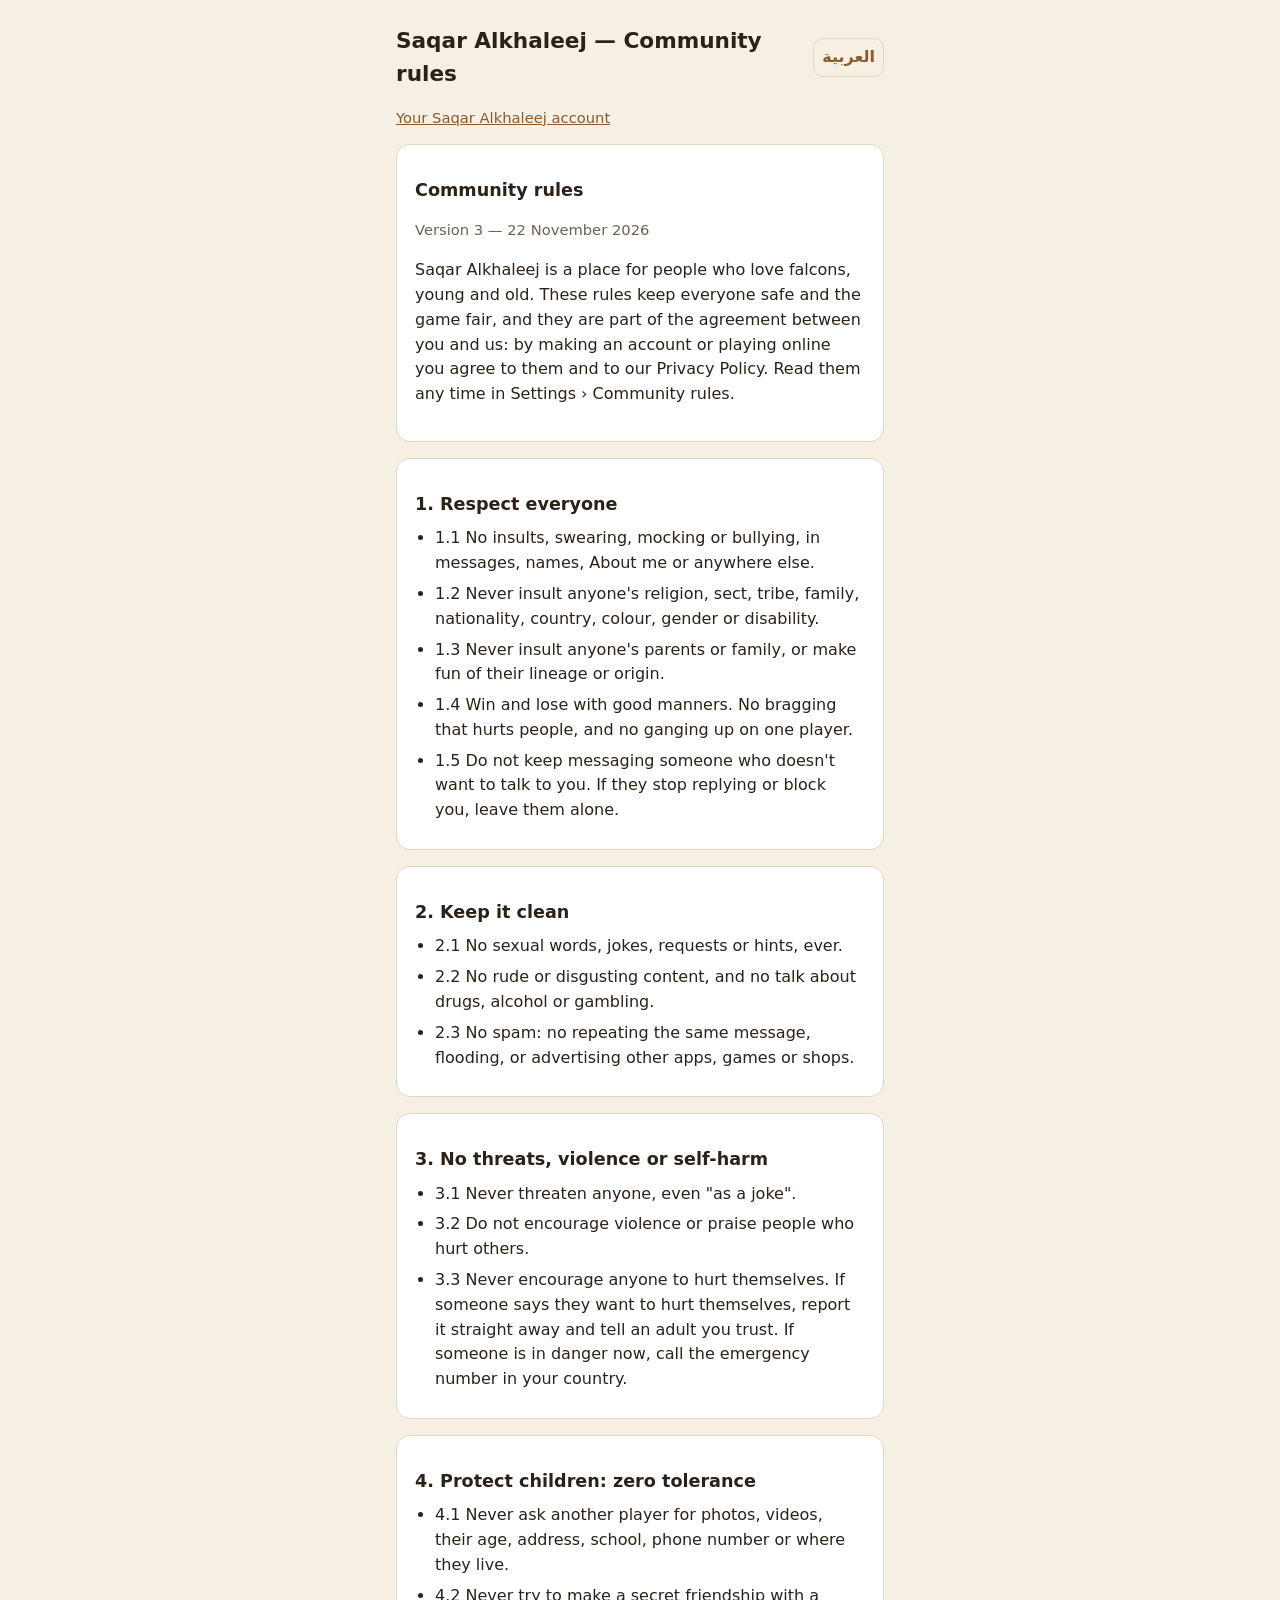
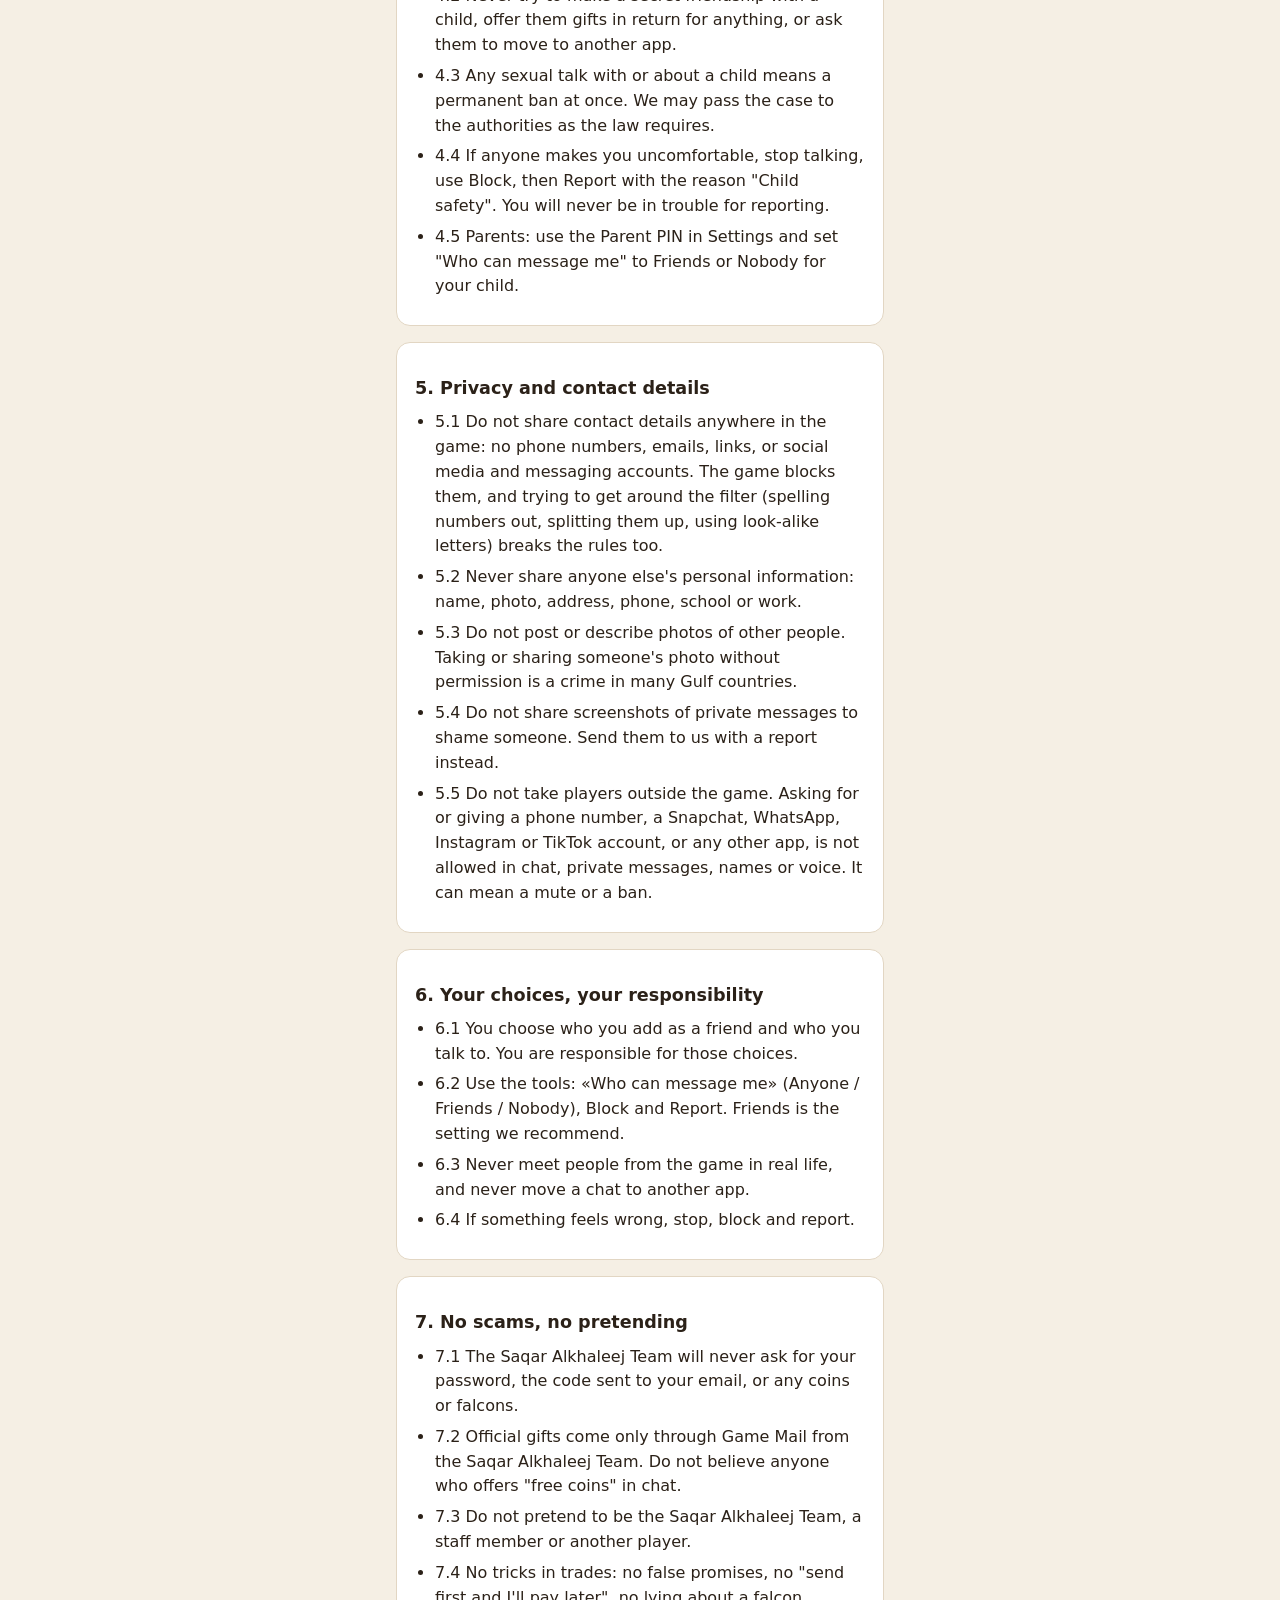
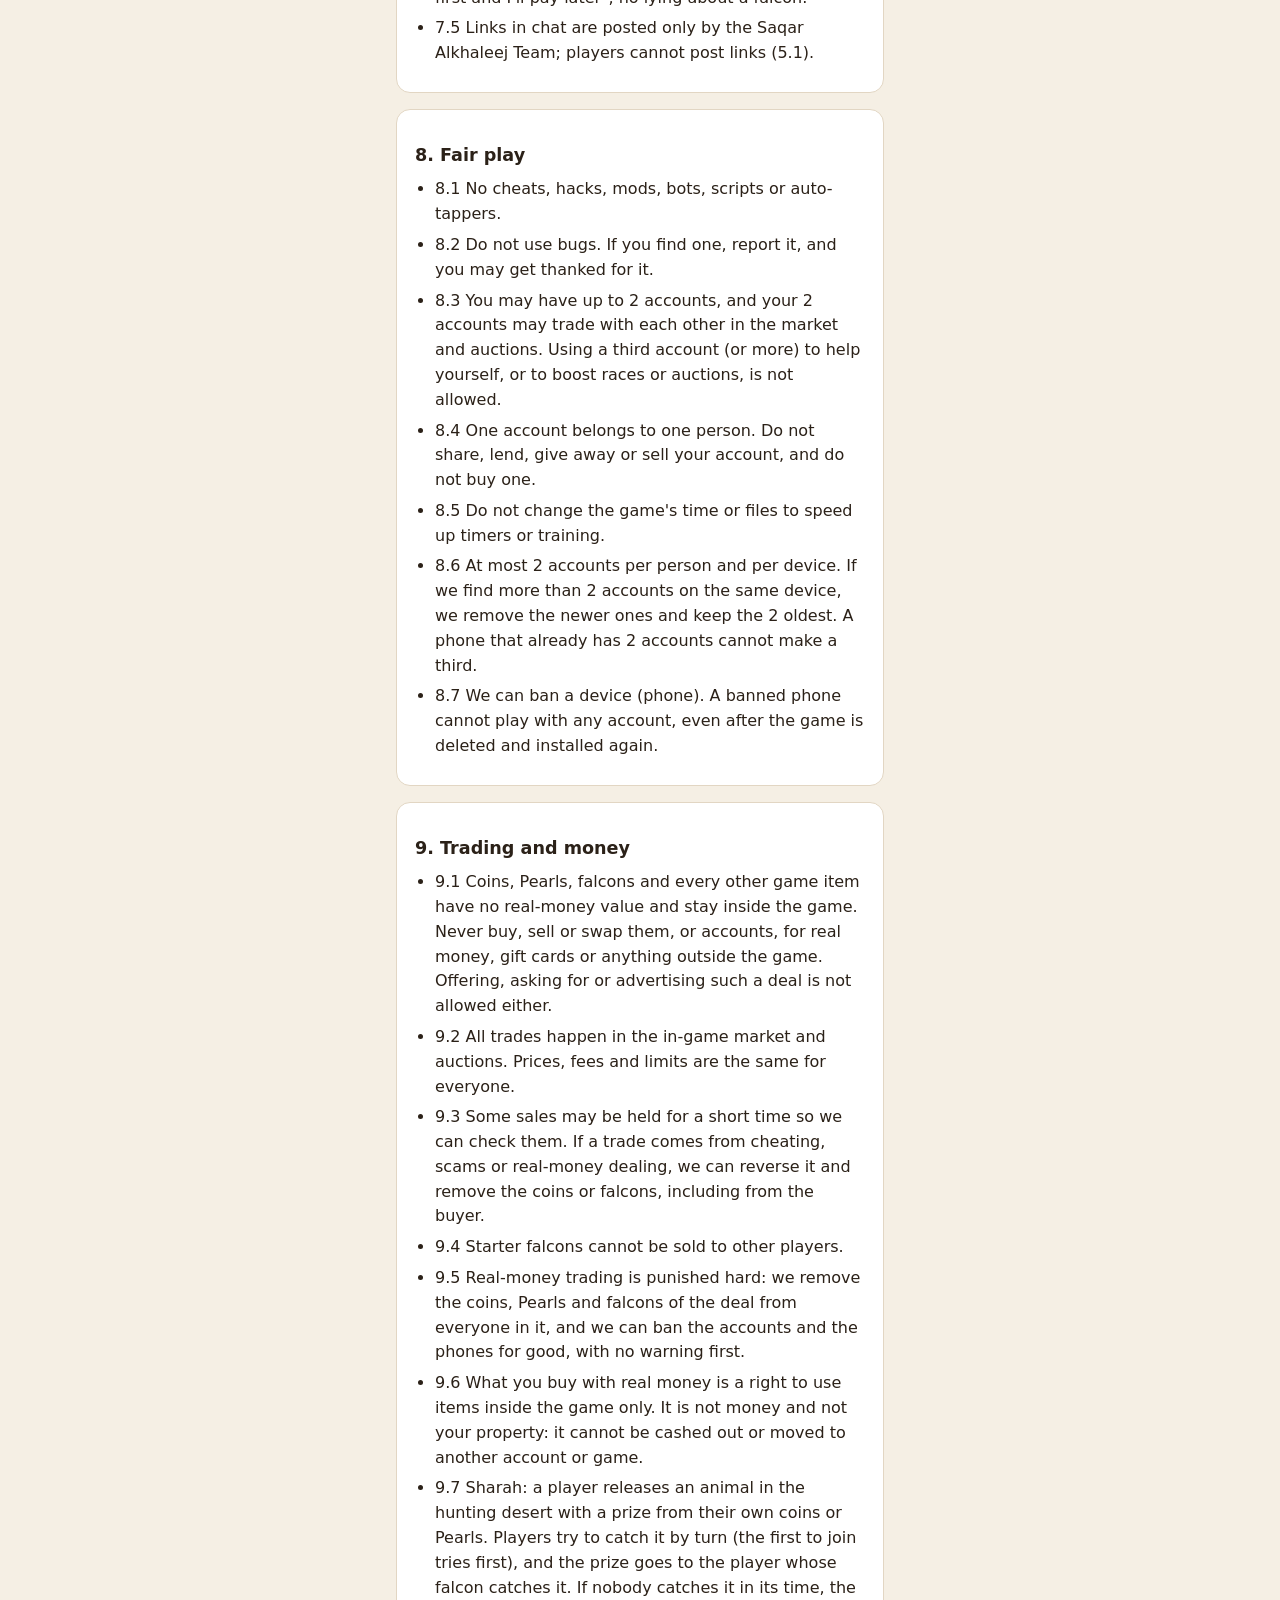
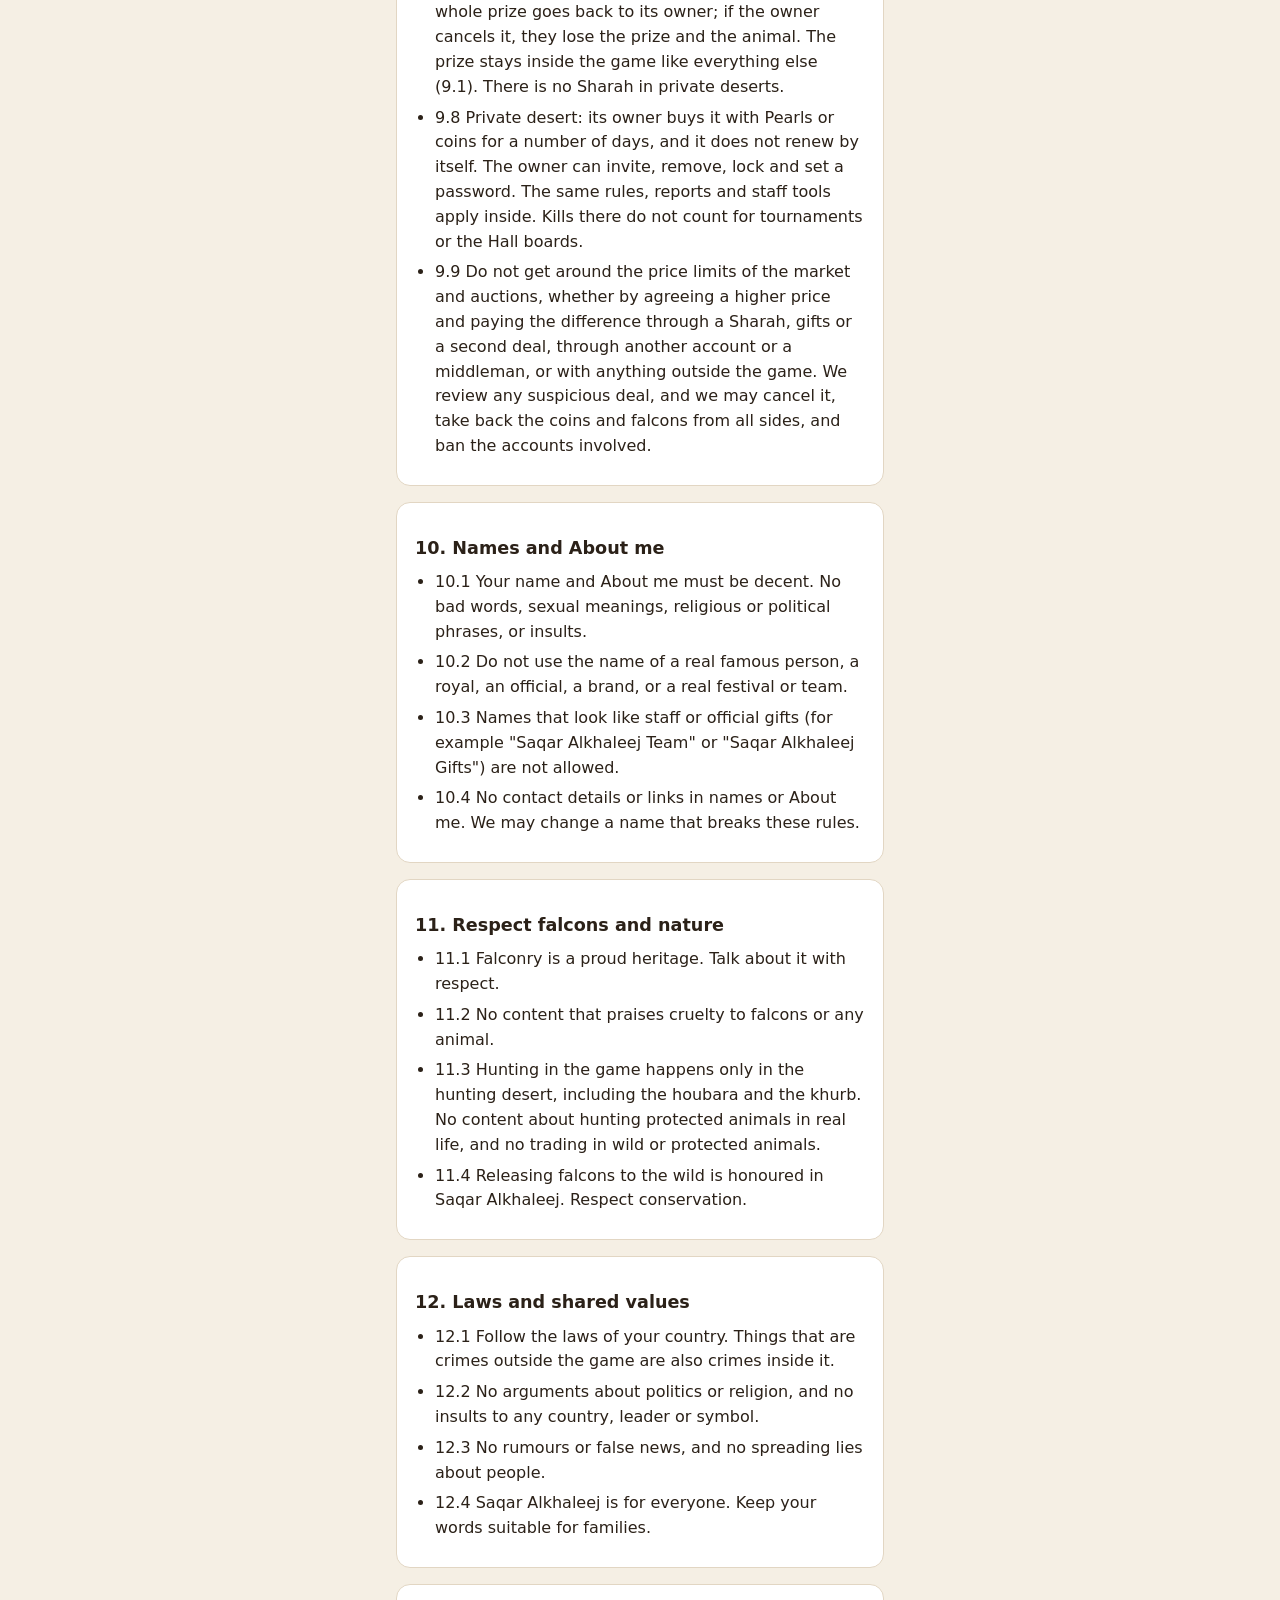
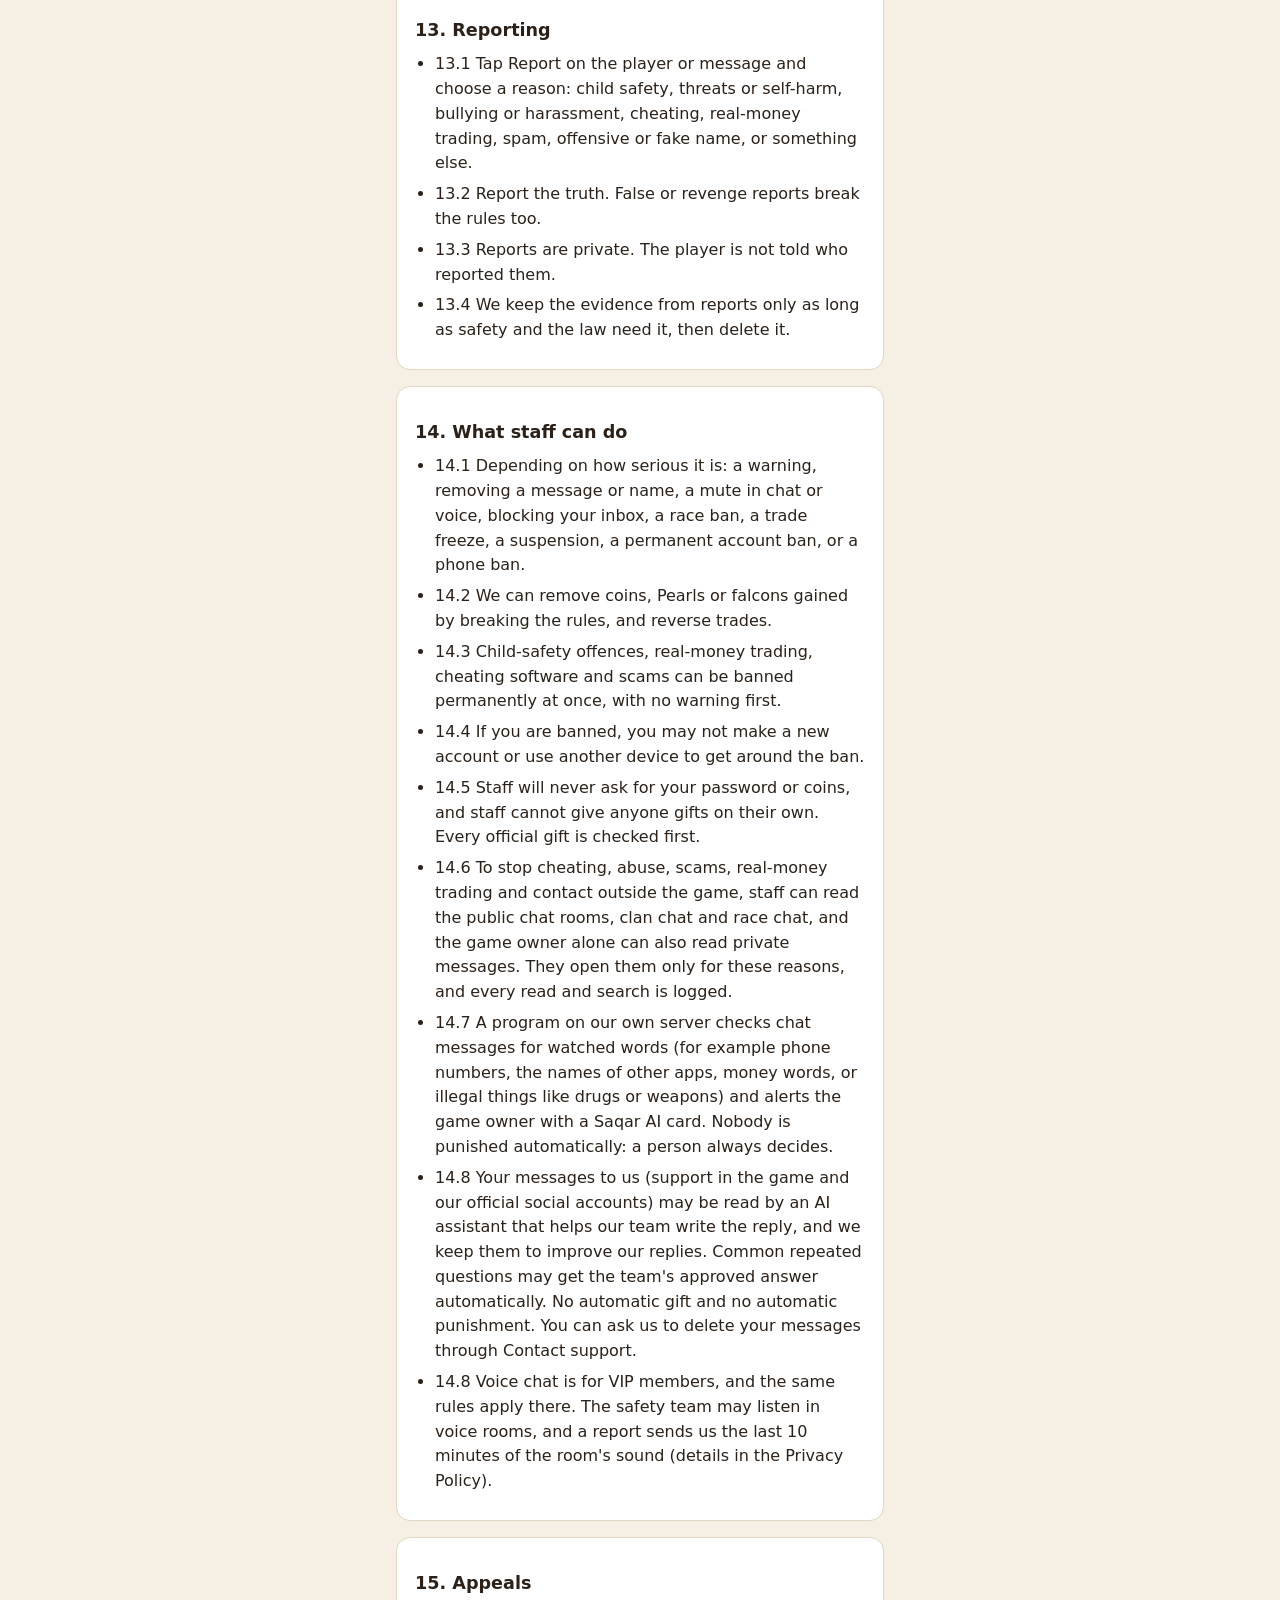
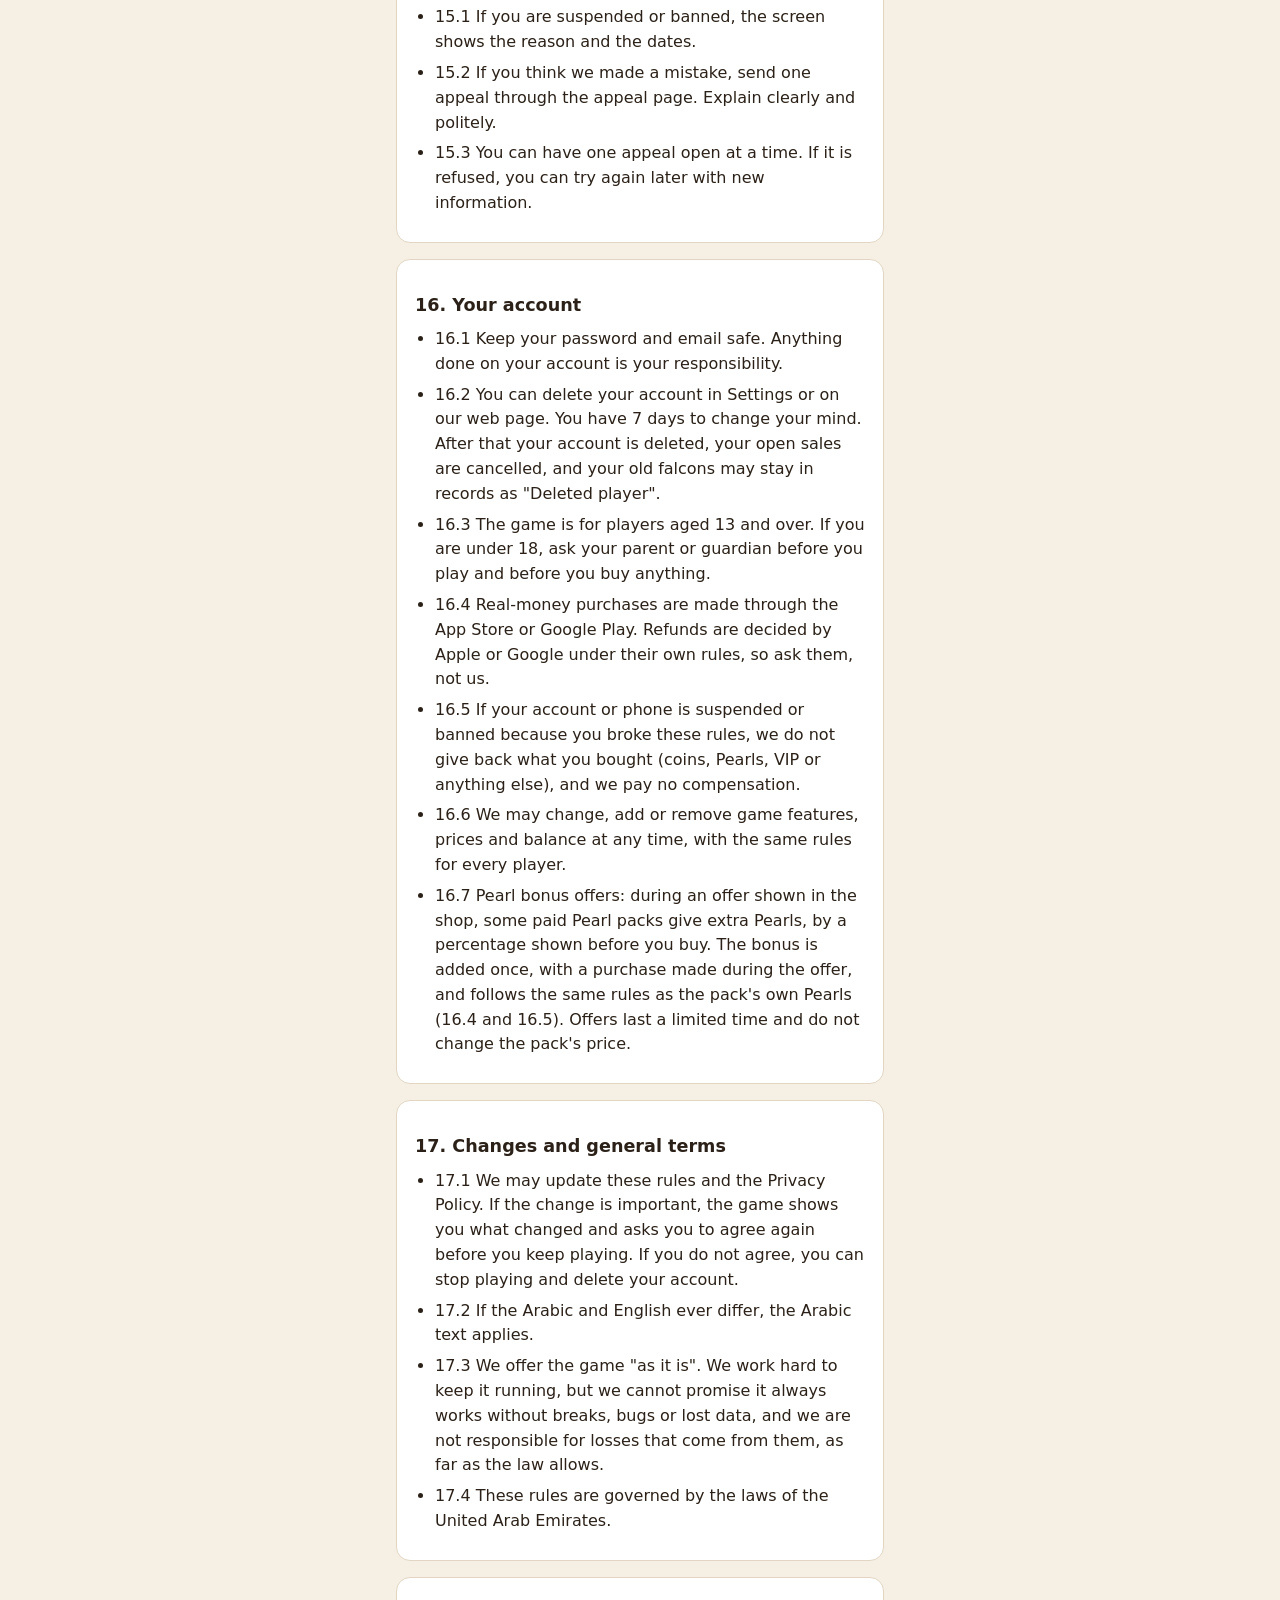
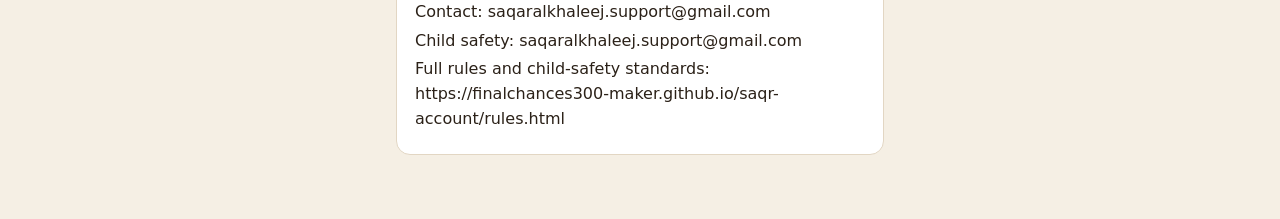
<file: rules.html>
<!doctype html>
<html lang="ar" dir="rtl">
<head>
  <meta charset="utf-8">
  <meta name="viewport" content="width=device-width, initial-scale=1">
  <title>Saqar Alkhaleej — Community rules | صقار الخليج — قواعد المجتمع</title>
  <meta http-equiv="Content-Security-Policy" content="default-src 'self'; script-src 'self'; style-src 'self'; img-src 'self' data:; font-src 'self'; connect-src 'none'; object-src 'none'; base-uri 'none'; form-action 'none'">
  <meta name="referrer" content="no-referrer">
  <link rel="stylesheet" href="style.css">
</head>
<body>
<!-- SC14: the full community rules v3 (Docs/Community_Rules_v3.md) in Arabic + English, the same text as the game
     (strings.csv rules.full.*). Static: no sign-in, no network calls, no secrets. The contact lines stay hidden until
     config.js sets window.SAQR_CONFIG.rulesContact (optional here). -->
<main>
  <header>
    <h1 id="rules-heading">صقار الخليج — قواعد المجتمع</h1>
    <button class="link" id="rules-lang" type="button">English</button>
  </header>
  <p class="muted"><a href="index.html" id="rules-back">حسابك في صقار الخليج</a></p>
  <article id="rules-ar" lang="ar" dir="rtl" class="rules-lang">
    <section class="card">
      <h2>قواعد المجتمع</h2>
      <p class="muted" id="rules-version-ar">الإصدار ٣ — ٢٢ نوفمبر ٢٠٢٦</p>
      <p>صقار الخليج مجتمعٌ لمحبّي الصقور، صغاراً وكباراً. هذه القواعد تحفظ سلامة الجميع وعدالة اللعب، وهي جزء من الاتفاق بينك وبيننا: بإنشاء حساب أو باللعب عبر الإنترنت فإنك توافق عليها وعلى سياسة الخصوصية. يمكنك قراءتها في أي وقت من الإعدادات › «قواعد المجتمع».</p>
    </section>
    <section class="card">
      <h2>١. الاحترام للجميع</h2>
      <ul class="rules-list">
        <li>١.١ لا شتم ولا سبّ ولا سخرية ولا تنمّر، لا في الرسائل ولا في الأسماء ولا في «نبذة عني» ولا في أي مكان.</li>
        <li>١.٢ لا تُسئ أبداً إلى دين أحد أو مذهبه أو قبيلته أو عائلته أو جنسيته أو دولته أو لونه أو جنسه أو إعاقته.</li>
        <li>١.٣ لا تتعرّض لوالدَي أحد أو أهله، ولا تطعن في نسبه أو أصله.</li>
        <li>١.٤ كن صاحب أخلاق في الفوز والخسارة: لا تفاخر بما يجرح غيرك، ولا تتحالف مع آخرين ضد لاعب واحد.</li>
        <li>١.٥ لا تُلحّ على من لا يريد محادثتك. إذا توقف عن الرد أو حظرك فاتركه وشأنه.</li>
      </ul>
    </section>
    <section class="card">
      <h2>٢. كلام نظيف</h2>
      <ul class="rules-list">
        <li>٢.١ لا كلام جنسياً ولا نكت ولا طلبات ولا تلميحات، مطلقاً.</li>
        <li>٢.٢ لا محتوى بذيئاً أو مقززاً، ولا حديث عن المخدرات أو الخمور أو القمار.</li>
        <li>٢.٣ لا إزعاج: لا تكرار للرسائل ولا إغراق، ولا إعلانات لتطبيقات أو ألعاب أو متاجر أخرى.</li>
      </ul>
    </section>
    <section class="card">
      <h2>٣. لا تهديد ولا عنف ولا إيذاء للنفس</h2>
      <ul class="rules-list">
        <li>٣.١ لا تهدّد أحداً أبداً، ولو على سبيل المزاح.</li>
        <li>٣.٢ لا تحرّض على العنف، ولا تمدح من يؤذي الناس.</li>
        <li>٣.٣ لا تشجّع أحداً على إيذاء نفسه. إذا قال أحدٌ إنه يريد إيذاء نفسه فأبلغ فوراً وأخبر شخصاً بالغاً تثق به. وإن كان هناك خطر الآن فاتصل برقم الطوارئ في بلدك.</li>
      </ul>
    </section>
    <section class="card">
      <h2>٤. حماية الأطفال: لا تهاون إطلاقاً</h2>
      <ul class="rules-list">
        <li>٤.١ لا تطلب من أي لاعب صوراً أو مقاطع، ولا تسأله عن عمره أو عنوانه أو مدرسته أو رقمه أو مكان سكنه.</li>
        <li>٤.٢ لا تحاول بناء صداقة سرّية مع طفل، ولا تعرض عليه هدايا مقابل أي شيء، ولا تطلب منه الانتقال إلى تطبيق آخر.</li>
        <li>٤.٣ أي كلام جنسي مع طفل أو عنه يعني حظراً دائماً فورياً، وقد نُحيل الأمر إلى الجهات المختصة كما يقتضي القانون.</li>
        <li>٤.٤ إذا أزعجك أحد فتوقّف عن محادثته، واستخدم «حظر» ثم «إبلاغ» واختر «سلامة الأطفال». لن تُلام أبداً على الإبلاغ.</li>
        <li>٤.٥ إلى أولياء الأمور: فعّلوا «رمز الوالدين» من الإعدادات، واجعلوا «من يستطيع مراسلتي» على «الأصدقاء» أو «لا أحد» لأبنائكم.</li>
      </ul>
    </section>
    <section class="card">
      <h2>٥. الخصوصية وبيانات التواصل</h2>
      <ul class="rules-list">
        <li>٥.١ لا تضع بيانات تواصل في أي مكان داخل اللعبة: لا رقم هاتف ولا بريد إلكتروني ولا رابط ولا حساب في مواقع التواصل أو تطبيقات المحادثة. اللعبة تمنعها، ومحاولة الالتفاف على المنع (كتابة الأرقام بالحروف أو تقطيعها أو استبدالها برموز مشابهة) مخالفةٌ أيضاً.</li>
        <li>٥.٢ لا تنشر أي معلومة شخصية عن غيرك: اسمه أو صورته أو عنوانه أو رقمه أو مدرسته أو عمله.</li>
        <li>٥.٣ لا تنشر صور الآخرين ولا تصفها. تصوير الناس أو نشر صورهم دون إذنهم جريمةٌ في كثير من دول الخليج.</li>
        <li>٥.٤ لا تنشر صور الرسائل الخاصة للتشهير بأحد، بل أرسلها لنا مع البلاغ.</li>
        <li>٥.٥ لا تأخذ اللاعبين خارج اللعبة: طلب رقم هاتف أو حساب سناب شات أو واتساب أو إنستغرام أو تيك توك أو أي تطبيق آخر، أو إعطاؤه، ممنوع في المحادثة والرسائل الخاصة والأسماء والصوت، وقد يؤدي إلى الكتم أو الحظر.</li>
      </ul>
    </section>
    <section class="card">
      <h2>٦. اختياراتك مسؤوليتك</h2>
      <ul class="rules-list">
        <li>٦.١ أنت من يختار من يضيفه صديقاً ومن يحادثه، وأنت المسؤول عن هذا الاختيار.</li>
        <li>٦.٢ استخدم الأدوات المتاحة: «من يستطيع مراسلتي» (أي أحد / الأصدقاء / لا أحد) و«حظر» و«إبلاغ». ننصح بخيار «الأصدقاء».</li>
        <li>٦.٣ لا تقابل أحداً من اللعبة في الواقع، ولا تنقل المحادثة إلى تطبيق آخر.</li>
        <li>٦.٤ إذا شعرت أن شيئاً غير صحيح: توقّف، واحظر، وأبلغ.</li>
      </ul>
    </section>
    <section class="card">
      <h2>٧. لا احتيال ولا انتحال</h2>
      <ul class="rules-list">
        <li>٧.١ فريق صقار الخليج لن يطلب منك أبداً كلمة المرور، أو رمز التحقق المرسل إلى بريدك، أو أي عملات أو صقور.</li>
        <li>٧.٢ الهدايا الرسمية تصل فقط عبر «بريد اللعبة» من فريق صقار الخليج. لا تصدّق من يعرض عليك «عملات مجانية» في المحادثة.</li>
        <li>٧.٣ لا تنتحل صفة فريق صقار الخليج أو أحد المشرفين أو أي لاعب آخر.</li>
        <li>٧.٤ لا خداع في البيع والشراء: لا وعود كاذبة، ولا «أرسل أولاً وسأدفع لك لاحقاً»، ولا كذب في وصف صقر.</li>
        <li>٧.٥ الروابط في المحادثة لا يضعها إلا فريق صقار الخليج؛ اللاعبون لا يستطيعون وضع روابط (٥.١).</li>
      </ul>
    </section>
    <section class="card">
      <h2>٨. اللعب النظيف</h2>
      <ul class="rules-list">
        <li>٨.١ لا غش ولا اختراق ولا تعديل للعبة، ولا برامج آلية أو سكربتات أو أدوات نقر تلقائي.</li>
        <li>٨.٢ لا تستغل الأخطاء البرمجية. إذا وجدت خطأً فأبلغنا، وقد نشكرك عليه.</li>
        <li>٨.٣ مسموح لك بحسابين كحد أقصى، ويمكن للحسابين أن يتبادلا بينهما في السوق والمزاد. ممنوع استخدام حساب ثالث أو أكثر لتفيد نفسك، أو للتلاعب بالسباقات أو المزادات.</li>
        <li>٨.٤ الحساب لشخص واحد: لا تشاركه ولا تُعِره ولا تهبه ولا تبعه ولا تشترِ حساباً.</li>
        <li>٨.٥ لا تغيّر وقت الجهاز أو ملفات اللعبة لتسريع المؤقتات أو التدريب.</li>
        <li>٨.٦ حسابان كحد أقصى لكل شخص ولكل جهاز. إذا وجدنا أكثر من حسابين على نفس الجهاز، نحذف الحسابات الأحدث ونُبقي أقدم حسابين. والجهاز الذي عليه حسابان لا يستطيع إنشاء حساب ثالث.</li>
        <li>٨.٧ لنا أن نحظر جهازاً (هاتفاً). الهاتف المحظور لا يستطيع اللعب بأي حساب، حتى بعد حذف اللعبة وتثبيتها من جديد.</li>
      </ul>
    </section>
    <section class="card">
      <h2>٩. البيع والشراء والعملات</h2>
      <ul class="rules-list">
        <li>٩.١ العملات واللؤلؤ والصقور وكل أغراض اللعبة ليس لها قيمة مالية حقيقية، وتبقى داخل اللعبة. لا تبعها ولا تشترها ولا تبادلها، ولا الحسابات، بمال حقيقي أو بطاقات هدايا أو بأي مقابل خارج اللعبة. وعرض مثل هذه الصفقة أو طلبها أو الإعلان عنها ممنوع أيضاً.</li>
        <li>٩.٢ كل الصفقات تتم في سوق اللعبة ومزاداتها، والأسعار والرسوم والحدود واحدة للجميع.</li>
        <li>٩.٣ قد نوقف بعض المبيعات مدة قصيرة للتحقق منها. وإذا تبيّن أن الصفقة ناتجة عن غش أو احتيال أو تجارة بمال حقيقي فلنا أن نلغيها ونسحب العملات أو الصقور، حتى من المشتري.</li>
        <li>٩.٤ صقور البداية لا تُباع للاعبين الآخرين.</li>
        <li>٩.٥ عقوبة التجارة بالمال الحقيقي شديدة: نسحب العملات واللؤلؤ والصقور التي في الصفقة من كل أطرافها، وقد نحظر الحسابات والهواتف حظراً دائماً دون تنبيه مسبق.</li>
        <li>٩.٦ ما تشتريه بمال حقيقي هو حقّ استخدام لأغراض داخل اللعبة فقط، وليس مالاً ولا ملكاً لك: لا يُصرف نقداً، ولا يُنقل إلى حساب أو لعبة أخرى.</li>
        <li>٩.٧ «الشاره»: لاعب يطلق طريدة في صحراء المقناص ومعها جائزة من عملاته أو لؤلؤه. يحاول اللاعبون صيدها بالدور (أول من سجّل يحاول أولاً)، والجائزة لمن يصيدها صقره. إذا لم يصدها أحد خلال وقتها تعود الجائزة كاملة إلى صاحبها، وإذا ألغاها صاحبها خسر الجائزة والطريدة. والجائزة تبقى داخل اللعبة مثل كل شيء فيها (٩.١)، ولا شاره في المقناص الخاص.</li>
        <li>٩.٨ المقناص الخاص: يشتريه صاحبه باللؤلؤ أو العملات لعدد من الأيام، ولا يتجدد وحده. صاحبه يدعو ويُخرج ويقفل ويضع كلمة سر، وتنطبق داخله القواعد نفسها والبلاغات وأدوات المشرفين. وصيده لا يُحسب في البطولات ولوحات الأبطال.</li>
        <li>٩.٩ ممنوع التحايل على حدود الأسعار في السوق والمزاد، سواء بالاتفاق على سعر أعلى ودفع الفرق بالشارة أو الهدايا أو بصفقة ثانية، أو عن طريق حساب آخر أو لاعب وسيط، أو بأي مقابل خارج اللعبة. أي عملية مشبوهة نراجعها، ولنا أن نلغيها ونسحب العملات والصقور من كل أطرافها ونحظر الحسابات المشاركة.</li>
      </ul>
    </section>
    <section class="card">
      <h2>١٠. الأسماء و«نبذة عني»</h2>
      <ul class="rules-list">
        <li>١٠.١ يجب أن يكون اسمك ونبذتك لائقَين: لا ألفاظ سيئة ولا معاني جنسية ولا عبارات دينية أو سياسية ولا إساءة.</li>
        <li>١٠.٢ لا تستخدم اسم شخصية مشهورة حقيقية أو أحد أفراد الأسر الحاكمة أو مسؤول أو علامة تجارية أو مهرجان أو فريق حقيقي.</li>
        <li>١٠.٣ الأسماء التي توحي بأنها من الفريق أو من الهدايا الرسمية (مثل «فريق صقار الخليج» أو «هدايا صقار الخليج») ممنوعة.</li>
        <li>١٠.٤ لا بيانات تواصل ولا روابط في الاسم أو النبذة، ولنا أن نغيّر أي اسم مخالف.</li>
      </ul>
    </section>
    <section class="card">
      <h2>١١. احترام الصقور والطبيعة</h2>
      <ul class="rules-list">
        <li>١١.١ الصقارة إرثٌ نفخر به، فتحدّث عنها باحترام.</li>
        <li>١١.٢ لا محتوى يمجّد القسوة على الصقور أو أي حيوان.</li>
        <li>١١.٣ الصيد في اللعبة داخل صحراء المقناص فقط، ومنه الحبارى والخرب. لا محتوى عن صيد الحيوانات المحمية في الواقع، ولا متاجرة بالحيوانات البرية أو المحمية.</li>
        <li>١١.٤ إطلاق الصقور في البرية عملٌ يُكرَّم في صقار الخليج، فاحترم جهود صون الطبيعة.</li>
      </ul>
    </section>
    <section class="card">
      <h2>١٢. القوانين والقيم المشتركة</h2>
      <ul class="rules-list">
        <li>١٢.١ التزم بقوانين دولتك؛ فما يُعدّ جريمة خارج اللعبة يُعدّ جريمة داخلها أيضاً.</li>
        <li>١٢.٢ لا جدال في السياسة أو الدين، ولا إساءة لأي دولة أو قائد أو رمز.</li>
        <li>١٢.٣ لا شائعات ولا أخبار كاذبة، ولا نشر للأكاذيب عن الناس.</li>
        <li>١٢.٤ صقار الخليج للجميع، فليكن كلامك مناسباً للعائلة.</li>
      </ul>
    </section>
    <section class="card">
      <h2>١٣. الإبلاغ</h2>
      <ul class="rules-list">
        <li>١٣.١ اضغط «إبلاغ» على اللاعب أو الرسالة واختر السبب: سلامة الأطفال، تهديد أو إيذاء النفس، تنمّر أو مضايقة، غش، بيع أو شراء بأموال حقيقية، إزعاج، اسم مسيء أو منتحل، أو سبب آخر.</li>
        <li>١٣.٢ أبلغ بالصدق؛ فالبلاغات الكاذبة أو الانتقامية مخالفةٌ أيضاً.</li>
        <li>١٣.٣ البلاغات سرّية، ولا يُخبَر اللاعب بمن أبلغ عنه.</li>
        <li>١٣.٤ نحتفظ بأدلة البلاغات فقط ما دامت السلامة والقانون يقتضيان ذلك، ثم نحذفها.</li>
      </ul>
    </section>
    <section class="card">
      <h2>١٤. ما يفعله المشرفون</h2>
      <ul class="rules-list">
        <li>١٤.١ بحسب حجم المخالفة: تنبيه، أو حذف رسالة أو اسم، أو كتم في المحادثة أو الصوت، أو إيقاف الرسائل الواردة، أو منع من السباقات، أو تجميد البيع والشراء، أو إيقاف مؤقت، أو حظر دائم للحساب، أو حظر الهاتف.</li>
        <li>١٤.٢ لنا أن نسحب العملات أو اللؤلؤ أو الصقور المكتسبة بالمخالفة، وأن نلغي الصفقات.</li>
        <li>١٤.٣ مخالفات سلامة الأطفال والتجارة بالمال الحقيقي وبرامج الغش والاحتيال قد تؤدي إلى حظر دائم فوري دون تنبيه مسبق.</li>
        <li>١٤.٤ إذا حُظرت فلا يجوز لك إنشاء حساب جديد أو استخدام جهاز آخر للالتفاف على الحظر.</li>
        <li>١٤.٥ المشرفون لا يطلبون كلمة مرورك ولا عملاتك، ولا يستطيعون منح هدايا لأحد بمفردهم؛ فكل هدية رسمية تُراجَع أولاً.</li>
        <li>١٤.٦ لمنع الغش والإساءة والاحتيال والتجارة بالمال الحقيقي والتواصل خارج اللعبة، يستطيع المشرفون قراءة غرف الدردشة العامة ودردشة الكلان ودردشة السباق، ويستطيع مالك اللعبة وحده قراءة الرسائل الخاصة أيضاً. لا يفتحونها إلا لهذه الأسباب، ويُسجَّل كل فتح وكل بحث.</li>
        <li>١٤.٧ برنامج على خادمنا يفحص رسائل المحادثة بحثاً عن كلمات مراقَبة (مثل أرقام الهواتف وأسماء التطبيقات الأخرى وكلمات البيع بالمال والأشياء الممنوعة كالمخدرات والسلاح) وينبّه مالك اللعبة ببطاقة من «صقار AI». لا يُعاقَب أحد تلقائياً: القرار دائماً لشخص.</li>
        <li>١٤.٨ رسائلك لنا (الدعم في اللعبة وحساباتنا الرسمية في مواقع التواصل) قد يقرأها مساعد ذكاء اصطناعي يساعد فريقنا في كتابة الرد، ونحفظها لتحسين ردودنا. الأسئلة العامة المتكررة قد يصلها جواب الفريق المعتمد تلقائياً. لا هدية ولا عقوبة تلقائية. تقدر تطلب حذف رسائلك من «تواصل مع الدعم».</li>
        <li>١٤.٨ الدردشة الصوتية لأعضاء VIP، وتنطبق عليها القواعد نفسها. قد يستمع فريق الأمان إلى غرف الصوت، والبلاغ يرسل إلينا آخر ١٠ دقائق من صوت الغرفة (التفاصيل في سياسة الخصوصية).</li>
      </ul>
    </section>
    <section class="card">
      <h2>١٥. الاعتراض</h2>
      <ul class="rules-list">
        <li>١٥.١ عند الإيقاف أو الحظر تظهر لك الشاشة السبب والتواريخ.</li>
        <li>١٥.٢ إن رأيت أننا أخطأنا فأرسل اعتراضاً عبر صفحة الاعتراض، واشرح بوضوح وأدب.</li>
        <li>١٥.٣ يُسمح باعتراض واحد مفتوح في كل مرة، وإن رُفض يمكنك المحاولة لاحقاً بمعلومات جديدة.</li>
      </ul>
    </section>
    <section class="card">
      <h2>١٦. حسابك</h2>
      <ul class="rules-list">
        <li>١٦.١ احفظ كلمة مرورك وبريدك جيداً؛ فكل ما يجري على حسابك مسؤوليتك.</li>
        <li>١٦.٢ يمكنك حذف حسابك من الإعدادات أو من صفحتنا على الإنترنت، ولك ٧ أيام لتتراجع. بعدها يُحذف الحساب، وتُلغى مبيعاتك المعروضة، وقد تبقى صقورك القديمة في السجلات باسم «لاعب محذوف».</li>
        <li>١٦.٣ اللعبة للاعبين من عمر ١٣ سنة فما فوق. وإن كان عمرك أقل من ١٨ سنة فاستأذن وليّ أمرك قبل اللعب وقبل أي شراء.</li>
        <li>١٦.٤ الشراء بمال حقيقي يتم عبر App Store أو Google Play، واسترداد المبالغ تقرّره Apple أو Google وفق قواعدهما، فاطلبه منهما لا منّا.</li>
        <li>١٦.٥ إذا أُوقف حسابك أو هاتفك أو حُظر لأنك خالفت هذه القواعد، فلا نعيد ما اشتريته (العملات أو اللؤلؤ أو VIP أو غيرها)، ولا ندفع أي تعويض.</li>
        <li>١٦.٦ لنا أن نغيّر مزايا اللعبة وأسعارها وتوازنها أو نضيف إليها أو نحذف منها في أي وقت، بالقواعد نفسها لكل اللاعبين.</li>
        <li>١٦.٧ عروض اللؤلؤ الإضافي: خلال عرض يظهر في المتجر تعطي بعض باقات اللؤلؤ المدفوعة لؤلؤاً إضافياً بنسبة تظهر لك قبل الشراء. تُضاف الهدية مرة واحدة مع الشراء الذي تم أثناء العرض، وتتبع قواعد لؤلؤ الباقة نفسها (١٦.٤ و١٦.٥). العرض لمدة محدودة ولا يغيّر سعر الباقة.</li>
      </ul>
    </section>
    <section class="card">
      <h2>١٧. التعديلات والأحكام العامة</h2>
      <ul class="rules-list">
        <li>١٧.١ قد نحدّث هذه القواعد وسياسة الخصوصية. إذا كان التغيير مهماً فستعرض عليك اللعبة ما تغيّر وتطلب موافقتك من جديد قبل أن تكمل اللعب. وإن لم توافق فيمكنك التوقف عن اللعب وحذف حسابك.</li>
        <li>١٧.٢ عند أي اختلاف بين النص العربي والإنجليزي يُعتمد النص العربي.</li>
        <li>١٧.٣ نقدّم اللعبة «كما هي». نعمل بجد لتبقى شغّالة، لكننا لا نضمن أن تعمل دائماً دون توقف أو أخطاء أو فقدان بيانات، ولسنا مسؤولين عن الخسائر الناتجة عن ذلك، في الحدود التي يسمح بها القانون.</li>
        <li>١٧.٤ تخضع هذه القواعد لقوانين دولة الإمارات العربية المتحدة.</li>
      </ul>
    </section>
    <section class="card contacts" hidden>
      <p data-contact="supportEmail" hidden><span>للتواصل:</span> <bdi class="contact-value"></bdi></p>
      <p data-contact="childSafetyContact" hidden><span>سلامة الأطفال:</span> <bdi class="contact-value"></bdi></p>
      <p data-contact="webPageUrl" hidden><span>القواعد الكاملة ومعايير سلامة الأطفال:</span> <bdi class="contact-value"></bdi></p>
    </section>
  </article>
  <article id="rules-en" lang="en" dir="ltr" class="rules-lang" hidden>
    <section class="card">
      <h2>Community rules</h2>
      <p class="muted" id="rules-version-en">Version 3 — 22 November 2026</p>
      <p>Saqar Alkhaleej is a place for people who love falcons, young and old. These rules keep everyone safe and the game fair, and they are part of the agreement between you and us: by making an account or playing online you agree to them and to our Privacy Policy. Read them any time in Settings › Community rules.</p>
    </section>
    <section class="card">
      <h2>1. Respect everyone</h2>
      <ul class="rules-list">
        <li>1.1 No insults, swearing, mocking or bullying, in messages, names, About me or anywhere else.</li>
        <li>1.2 Never insult anyone's religion, sect, tribe, family, nationality, country, colour, gender or disability.</li>
        <li>1.3 Never insult anyone's parents or family, or make fun of their lineage or origin.</li>
        <li>1.4 Win and lose with good manners. No bragging that hurts people, and no ganging up on one player.</li>
        <li>1.5 Do not keep messaging someone who doesn't want to talk to you. If they stop replying or block you, leave them alone.</li>
      </ul>
    </section>
    <section class="card">
      <h2>2. Keep it clean</h2>
      <ul class="rules-list">
        <li>2.1 No sexual words, jokes, requests or hints, ever.</li>
        <li>2.2 No rude or disgusting content, and no talk about drugs, alcohol or gambling.</li>
        <li>2.3 No spam: no repeating the same message, flooding, or advertising other apps, games or shops.</li>
      </ul>
    </section>
    <section class="card">
      <h2>3. No threats, violence or self-harm</h2>
      <ul class="rules-list">
        <li>3.1 Never threaten anyone, even &quot;as a joke&quot;.</li>
        <li>3.2 Do not encourage violence or praise people who hurt others.</li>
        <li>3.3 Never encourage anyone to hurt themselves. If someone says they want to hurt themselves, report it straight away and tell an adult you trust. If someone is in danger now, call the emergency number in your country.</li>
      </ul>
    </section>
    <section class="card">
      <h2>4. Protect children: zero tolerance</h2>
      <ul class="rules-list">
        <li>4.1 Never ask another player for photos, videos, their age, address, school, phone number or where they live.</li>
        <li>4.2 Never try to make a secret friendship with a child, offer them gifts in return for anything, or ask them to move to another app.</li>
        <li>4.3 Any sexual talk with or about a child means a permanent ban at once. We may pass the case to the authorities as the law requires.</li>
        <li>4.4 If anyone makes you uncomfortable, stop talking, use Block, then Report with the reason &quot;Child safety&quot;. You will never be in trouble for reporting.</li>
        <li>4.5 Parents: use the Parent PIN in Settings and set &quot;Who can message me&quot; to Friends or Nobody for your child.</li>
      </ul>
    </section>
    <section class="card">
      <h2>5. Privacy and contact details</h2>
      <ul class="rules-list">
        <li>5.1 Do not share contact details anywhere in the game: no phone numbers, emails, links, or social media and messaging accounts. The game blocks them, and trying to get around the filter (spelling numbers out, splitting them up, using look-alike letters) breaks the rules too.</li>
        <li>5.2 Never share anyone else's personal information: name, photo, address, phone, school or work.</li>
        <li>5.3 Do not post or describe photos of other people. Taking or sharing someone's photo without permission is a crime in many Gulf countries.</li>
        <li>5.4 Do not share screenshots of private messages to shame someone. Send them to us with a report instead.</li>
        <li>5.5 Do not take players outside the game. Asking for or giving a phone number, a Snapchat, WhatsApp, Instagram or TikTok account, or any other app, is not allowed in chat, private messages, names or voice. It can mean a mute or a ban.</li>
      </ul>
    </section>
    <section class="card">
      <h2>6. Your choices, your responsibility</h2>
      <ul class="rules-list">
        <li>6.1 You choose who you add as a friend and who you talk to. You are responsible for those choices.</li>
        <li>6.2 Use the tools: «Who can message me» (Anyone / Friends / Nobody), Block and Report. Friends is the setting we recommend.</li>
        <li>6.3 Never meet people from the game in real life, and never move a chat to another app.</li>
        <li>6.4 If something feels wrong, stop, block and report.</li>
      </ul>
    </section>
    <section class="card">
      <h2>7. No scams, no pretending</h2>
      <ul class="rules-list">
        <li>7.1 The Saqar Alkhaleej Team will never ask for your password, the code sent to your email, or any coins or falcons.</li>
        <li>7.2 Official gifts come only through Game Mail from the Saqar Alkhaleej Team. Do not believe anyone who offers &quot;free coins&quot; in chat.</li>
        <li>7.3 Do not pretend to be the Saqar Alkhaleej Team, a staff member or another player.</li>
        <li>7.4 No tricks in trades: no false promises, no &quot;send first and I'll pay later&quot;, no lying about a falcon.</li>
        <li>7.5 Links in chat are posted only by the Saqar Alkhaleej Team; players cannot post links (5.1).</li>
      </ul>
    </section>
    <section class="card">
      <h2>8. Fair play</h2>
      <ul class="rules-list">
        <li>8.1 No cheats, hacks, mods, bots, scripts or auto-tappers.</li>
        <li>8.2 Do not use bugs. If you find one, report it, and you may get thanked for it.</li>
        <li>8.3 You may have up to 2 accounts, and your 2 accounts may trade with each other in the market and auctions. Using a third account (or more) to help yourself, or to boost races or auctions, is not allowed.</li>
        <li>8.4 One account belongs to one person. Do not share, lend, give away or sell your account, and do not buy one.</li>
        <li>8.5 Do not change the game's time or files to speed up timers or training.</li>
        <li>8.6 At most 2 accounts per person and per device. If we find more than 2 accounts on the same device, we remove the newer ones and keep the 2 oldest. A phone that already has 2 accounts cannot make a third.</li>
        <li>8.7 We can ban a device (phone). A banned phone cannot play with any account, even after the game is deleted and installed again.</li>
      </ul>
    </section>
    <section class="card">
      <h2>9. Trading and money</h2>
      <ul class="rules-list">
        <li>9.1 Coins, Pearls, falcons and every other game item have no real-money value and stay inside the game. Never buy, sell or swap them, or accounts, for real money, gift cards or anything outside the game. Offering, asking for or advertising such a deal is not allowed either.</li>
        <li>9.2 All trades happen in the in-game market and auctions. Prices, fees and limits are the same for everyone.</li>
        <li>9.3 Some sales may be held for a short time so we can check them. If a trade comes from cheating, scams or real-money dealing, we can reverse it and remove the coins or falcons, including from the buyer.</li>
        <li>9.4 Starter falcons cannot be sold to other players.</li>
        <li>9.5 Real-money trading is punished hard: we remove the coins, Pearls and falcons of the deal from everyone in it, and we can ban the accounts and the phones for good, with no warning first.</li>
        <li>9.6 What you buy with real money is a right to use items inside the game only. It is not money and not your property: it cannot be cashed out or moved to another account or game.</li>
        <li>9.7 Sharah: a player releases an animal in the hunting desert with a prize from their own coins or Pearls. Players try to catch it by turn (the first to join tries first), and the prize goes to the player whose falcon catches it. If nobody catches it in its time, the whole prize goes back to its owner; if the owner cancels it, they lose the prize and the animal. The prize stays inside the game like everything else (9.1). There is no Sharah in private deserts.</li>
        <li>9.8 Private desert: its owner buys it with Pearls or coins for a number of days, and it does not renew by itself. The owner can invite, remove, lock and set a password. The same rules, reports and staff tools apply inside. Kills there do not count for tournaments or the Hall boards.</li>
        <li>9.9 Do not get around the price limits of the market and auctions, whether by agreeing a higher price and paying the difference through a Sharah, gifts or a second deal, through another account or a middleman, or with anything outside the game. We review any suspicious deal, and we may cancel it, take back the coins and falcons from all sides, and ban the accounts involved.</li>
      </ul>
    </section>
    <section class="card">
      <h2>10. Names and About me</h2>
      <ul class="rules-list">
        <li>10.1 Your name and About me must be decent. No bad words, sexual meanings, religious or political phrases, or insults.</li>
        <li>10.2 Do not use the name of a real famous person, a royal, an official, a brand, or a real festival or team.</li>
        <li>10.3 Names that look like staff or official gifts (for example &quot;Saqar Alkhaleej Team&quot; or &quot;Saqar Alkhaleej Gifts&quot;) are not allowed.</li>
        <li>10.4 No contact details or links in names or About me. We may change a name that breaks these rules.</li>
      </ul>
    </section>
    <section class="card">
      <h2>11. Respect falcons and nature</h2>
      <ul class="rules-list">
        <li>11.1 Falconry is a proud heritage. Talk about it with respect.</li>
        <li>11.2 No content that praises cruelty to falcons or any animal.</li>
        <li>11.3 Hunting in the game happens only in the hunting desert, including the houbara and the khurb. No content about hunting protected animals in real life, and no trading in wild or protected animals.</li>
        <li>11.4 Releasing falcons to the wild is honoured in Saqar Alkhaleej. Respect conservation.</li>
      </ul>
    </section>
    <section class="card">
      <h2>12. Laws and shared values</h2>
      <ul class="rules-list">
        <li>12.1 Follow the laws of your country. Things that are crimes outside the game are also crimes inside it.</li>
        <li>12.2 No arguments about politics or religion, and no insults to any country, leader or symbol.</li>
        <li>12.3 No rumours or false news, and no spreading lies about people.</li>
        <li>12.4 Saqar Alkhaleej is for everyone. Keep your words suitable for families.</li>
      </ul>
    </section>
    <section class="card">
      <h2>13. Reporting</h2>
      <ul class="rules-list">
        <li>13.1 Tap Report on the player or message and choose a reason: child safety, threats or self-harm, bullying or harassment, cheating, real-money trading, spam, offensive or fake name, or something else.</li>
        <li>13.2 Report the truth. False or revenge reports break the rules too.</li>
        <li>13.3 Reports are private. The player is not told who reported them.</li>
        <li>13.4 We keep the evidence from reports only as long as safety and the law need it, then delete it.</li>
      </ul>
    </section>
    <section class="card">
      <h2>14. What staff can do</h2>
      <ul class="rules-list">
        <li>14.1 Depending on how serious it is: a warning, removing a message or name, a mute in chat or voice, blocking your inbox, a race ban, a trade freeze, a suspension, a permanent account ban, or a phone ban.</li>
        <li>14.2 We can remove coins, Pearls or falcons gained by breaking the rules, and reverse trades.</li>
        <li>14.3 Child-safety offences, real-money trading, cheating software and scams can be banned permanently at once, with no warning first.</li>
        <li>14.4 If you are banned, you may not make a new account or use another device to get around the ban.</li>
        <li>14.5 Staff will never ask for your password or coins, and staff cannot give anyone gifts on their own. Every official gift is checked first.</li>
        <li>14.6 To stop cheating, abuse, scams, real-money trading and contact outside the game, staff can read the public chat rooms, clan chat and race chat, and the game owner alone can also read private messages. They open them only for these reasons, and every read and search is logged.</li>
        <li>14.7 A program on our own server checks chat messages for watched words (for example phone numbers, the names of other apps, money words, or illegal things like drugs or weapons) and alerts the game owner with a Saqar AI card. Nobody is punished automatically: a person always decides.</li>
        <li>14.8 Your messages to us (support in the game and our official social accounts) may be read by an AI assistant that helps our team write the reply, and we keep them to improve our replies. Common repeated questions may get the team's approved answer automatically. No automatic gift and no automatic punishment. You can ask us to delete your messages through Contact support.</li>
        <li>14.8 Voice chat is for VIP members, and the same rules apply there. The safety team may listen in voice rooms, and a report sends us the last 10 minutes of the room's sound (details in the Privacy Policy).</li>
      </ul>
    </section>
    <section class="card">
      <h2>15. Appeals</h2>
      <ul class="rules-list">
        <li>15.1 If you are suspended or banned, the screen shows the reason and the dates.</li>
        <li>15.2 If you think we made a mistake, send one appeal through the appeal page. Explain clearly and politely.</li>
        <li>15.3 You can have one appeal open at a time. If it is refused, you can try again later with new information.</li>
      </ul>
    </section>
    <section class="card">
      <h2>16. Your account</h2>
      <ul class="rules-list">
        <li>16.1 Keep your password and email safe. Anything done on your account is your responsibility.</li>
        <li>16.2 You can delete your account in Settings or on our web page. You have 7 days to change your mind. After that your account is deleted, your open sales are cancelled, and your old falcons may stay in records as &quot;Deleted player&quot;.</li>
        <li>16.3 The game is for players aged 13 and over. If you are under 18, ask your parent or guardian before you play and before you buy anything.</li>
        <li>16.4 Real-money purchases are made through the App Store or Google Play. Refunds are decided by Apple or Google under their own rules, so ask them, not us.</li>
        <li>16.5 If your account or phone is suspended or banned because you broke these rules, we do not give back what you bought (coins, Pearls, VIP or anything else), and we pay no compensation.</li>
        <li>16.6 We may change, add or remove game features, prices and balance at any time, with the same rules for every player.</li>
        <li>16.7 Pearl bonus offers: during an offer shown in the shop, some paid Pearl packs give extra Pearls, by a percentage shown before you buy. The bonus is added once, with a purchase made during the offer, and follows the same rules as the pack's own Pearls (16.4 and 16.5). Offers last a limited time and do not change the pack's price.</li>
      </ul>
    </section>
    <section class="card">
      <h2>17. Changes and general terms</h2>
      <ul class="rules-list">
        <li>17.1 We may update these rules and the Privacy Policy. If the change is important, the game shows you what changed and asks you to agree again before you keep playing. If you do not agree, you can stop playing and delete your account.</li>
        <li>17.2 If the Arabic and English ever differ, the Arabic text applies.</li>
        <li>17.3 We offer the game &quot;as it is&quot;. We work hard to keep it running, but we cannot promise it always works without breaks, bugs or lost data, and we are not responsible for losses that come from them, as far as the law allows.</li>
        <li>17.4 These rules are governed by the laws of the United Arab Emirates.</li>
      </ul>
    </section>
    <section class="card contacts" hidden>
      <p data-contact="supportEmail" hidden><span>Contact:</span> <bdi class="contact-value"></bdi></p>
      <p data-contact="childSafetyContact" hidden><span>Child safety:</span> <bdi class="contact-value"></bdi></p>
      <p data-contact="webPageUrl" hidden><span>Full rules and child-safety standards:</span> <bdi class="contact-value"></bdi></p>
    </section>
  </article>
</main>
<script src="config.js"></script>
<script src="rules.js"></script>
</body>
</html>
</file>
<file: style.css>
/* Saqr — account deletion page styles (kept out of index.html: the page's Content-Security-Policy allows
   styles only from this site, no inline <style>). */
:root { --bg: #F5EFE4; --card: #FFFFFF; --ink: #2B2118; --muted: #6E6152; --accent: #8A5A2B; --danger: #A0392B; --ok: #2E6B1F; --line: #E2D6C3; }
@media (prefers-color-scheme: dark) {
  :root { --bg: #1C1814; --card: #27211B; --ink: #F2EADF; --muted: #B9AC9B; --accent: #D4A26A; --danger: #E06A5A; --ok: #7BC46A; --line: #3B3229; }
}
* { box-sizing: border-box; }
body { margin: 0; background: var(--bg); color: var(--ink); font: 16px/1.55 system-ui, "Segoe UI", Tahoma, "Noto Sans Arabic", sans-serif; }
main { max-width: 520px; margin: 0 auto; padding: 24px 16px 48px; }
header { display: flex; align-items: center; justify-content: space-between; gap: 12px; margin-bottom: 16px; }
h1 { font-size: 1.35rem; margin: 0; }
.card { background: var(--card); border: 1px solid var(--line); border-radius: 14px; padding: 18px; margin-bottom: 16px; }
label { display: block; font-weight: 600; margin: 12px 0 4px; }
input { width: 100%; padding: 11px 12px; border: 1px solid var(--line); border-radius: 10px; font: inherit; background: var(--bg); color: var(--ink); }
button { font: inherit; font-weight: 600; border: 0; border-radius: 10px; padding: 11px 16px; cursor: pointer; margin-top: 14px; width: 100%; }
button.primary { background: var(--accent); color: #fff; }
button.danger { background: var(--danger); color: #fff; }
button.link { background: none; color: var(--accent); width: auto; padding: 6px 8px; margin: 0; border: 1px solid var(--line); }
button:disabled { opacity: .55; cursor: default; }
.muted { color: var(--muted); font-size: .92rem; }
.msg { margin-top: 12px; font-weight: 600; }
.msg.error { color: var(--danger); }
.msg.ok { color: var(--ok); }
ul { padding-inline-start: 20px; margin: 8px 0; }
h2 { font-size: 1.1rem; margin: 14px 0 6px; }
.rules li { margin-bottom: 6px; }
.rules li.strong { font-weight: 700; color: var(--danger); }
label.tick { display: flex; gap: 10px; align-items: flex-start; font-weight: 700; margin: 16px 0 4px; }
label.tick input { width: auto; margin-top: 4px; }
textarea { width: 100%; padding: 11px 12px; border: 1px solid var(--line); border-radius: 10px; font: inherit; background: var(--bg); color: var(--ink); resize: vertical; }
.warn { font-weight: 700; color: var(--danger); }
.appeal-item { border-top: 1px solid var(--line); padding: 10px 0; }
.appeal-item p { margin: 4px 0; overflow-wrap: anywhere; }
.appeal-item p.strong { font-weight: 700; }
[hidden] { display: none !important; }
/* SC14: the community rules page (rules.html) */
.rules-list li { margin-bottom: 6px; overflow-wrap: anywhere; }
.contacts p { margin: 4px 0; overflow-wrap: anywhere; }
a { color: var(--accent); }
/* 2026-11-02: "Follow us" card (our social accounts) at the top of the privacy and rules pages */
.social h2 { margin-top: 0; }
.social-links { display: flex; flex-wrap: wrap; gap: 8px; margin-top: 10px; }
.social-links a { flex: 1 1 140px; text-align: center; text-decoration: none; font-weight: 600; padding: 10px 12px;
  border-radius: 10px; background: var(--accent); color: #fff; }
.social-links a bdi { font-weight: 400; opacity: .9; }
</file>
